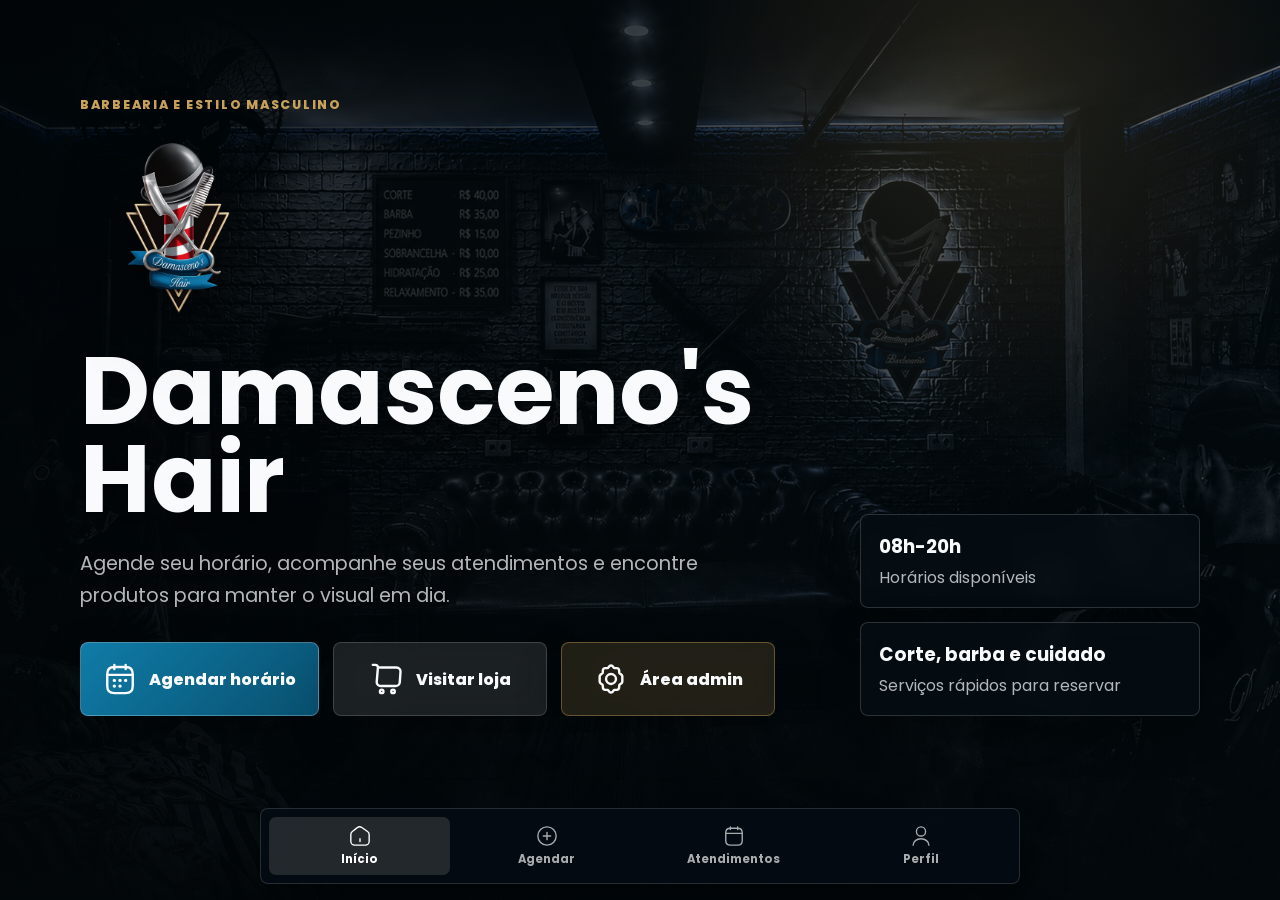
<file: index.html>
<!DOCTYPE html>
<html lang="pt-br">
<head>
    <meta charset="UTF-8">
    <meta name="viewport" content="width=device-width, initial-scale=1.0">
    <title>Damasceno's Hair</title>
    <link rel="preconnect" href="https://fonts.googleapis.com">
    <link rel="preconnect" href="https://fonts.gstatic.com" crossorigin>
    <link href="https://fonts.googleapis.com/css2?family=Poppins:wght@400;500;600;700;800&display=swap" rel="stylesheet">
    <link rel="stylesheet" href="css/homr.css">
    <link rel="stylesheet" href="css/modern.css">
    <link rel="icon" type="image/png" href="img/Logo (2).png">
</head>
<body>
    <main class="home-shell">
        <section class="hero-home" aria-labelledby="home-title">
            <div class="hero-content">
                <p class="eyebrow">Barbearia e estilo masculino</p>
                <img class="brand-logo" src="img/Logo (2).png" alt="Damasceno's Hair">
                <h1 id="home-title">Damasceno's Hair</h1>
                <p class="hero-copy">Agende seu horário, acompanhe seus atendimentos e encontre produtos para manter o visual em dia.</p>
                <div class="hero-actions">
                    <a class="action-card primary" href="#" onclick="verificarLoginEAgendar(event)" aria-label="Agendar horário">
                        <svg width="34" height="34" viewBox="0 0 24 24" fill="none" xmlns="http://www.w3.org/2000/svg"><path d="M8 2V5M16 2V5M3.5 9.09H20.5M21 8.5V17C21 20 19.5 22 16 22H8C4.5 22 3 20 3 17V8.5C3 5.5 4.5 3.5 8 3.5H16C19.5 3.5 21 5.5 21 8.5Z" stroke="currentColor" stroke-width="1.7" stroke-linecap="round" stroke-linejoin="round"/><path d="M8 13H8.01M12 13H12.01M16 13H16.01M8 17H8.01M12 17H12.01" stroke="currentColor" stroke-width="2.4" stroke-linecap="round"/></svg>
                        <span>Agendar horário</span>
                    </a>
                    <a class="action-card" href="loja.html" aria-label="Visitar loja">
                        <svg width="34" height="34" viewBox="0 0 24 24" fill="none" xmlns="http://www.w3.org/2000/svg"><path d="M2 2H3.74C4.82 2 5.67 2.93 5.58 4L4.75 13.96C4.61 15.59 5.9 16.99 7.54 16.99H18.19C19.63 16.99 20.89 15.81 21 14.38L21.54 6.88C21.66 5.22 20.4 3.87 18.73 3.87H5.82" stroke="currentColor" stroke-width="1.7" stroke-linecap="round" stroke-linejoin="round"/><path d="M16.25 22C16.94 22 17.5 21.44 17.5 20.75C17.5 20.06 16.94 19.5 16.25 19.5C15.56 19.5 15 20.06 15 20.75C15 21.44 15.56 22 16.25 22ZM8.25 22C8.94 22 9.5 21.44 9.5 20.75C9.5 20.06 8.94 19.5 8.25 19.5C7.56 19.5 7 20.06 7 20.75C7 21.44 7.56 22 8.25 22Z" stroke="currentColor" stroke-width="1.7"/></svg>
                        <span>Visitar loja</span>
                    </a>

                    <a class="action-card home-admin-link" href="painel-admin.html" aria-label="Área administrativa">
                        <svg width="34" height="34" viewBox="0 0 24 24" fill="none" xmlns="http://www.w3.org/2000/svg"><path d="M12 15.5A3.5 3.5 0 1 0 12 8.5A3.5 3.5 0 0 0 12 15.5Z" stroke="currentColor" stroke-width="1.7"/><path d="M19.4 15A1.65 1.65 0 0 0 20 13.73V10.27A1.65 1.65 0 0 0 19.4 9L17.9 7.83L17.7 5.93A1.65 1.65 0 0 0 16.07 4.3H14.17L13 2.8A1.65 1.65 0 0 0 11 2.8L9.83 4.3H7.93A1.65 1.65 0 0 0 6.3 5.93L6.1 7.83L4.6 9A1.65 1.65 0 0 0 4 10.27V13.73A1.65 1.65 0 0 0 4.6 15L6.1 16.17L6.3 18.07A1.65 1.65 0 0 0 7.93 19.7H9.83L11 21.2A1.65 1.65 0 0 0 13 21.2L14.17 19.7H16.07A1.65 1.65 0 0 0 17.7 18.07L17.9 16.17L19.4 15Z" stroke="currentColor" stroke-width="1.7" stroke-linejoin="round"/></svg>
                        <span>Área admin</span>
                    </a>
                </div>
            </div>
            <div class="hero-panel" aria-hidden="true">
                <div class="metric"><strong>08h-20h</strong><span>Horários disponíveis</span></div>
                <div class="metric"><strong>Corte, barba e cuidado</strong><span>Serviços rápidos para reservar</span></div>
            </div>
        </section>
    </main>

    <nav class="bottom-nav" aria-label="Navegação principal">
        <a href="index.html" class="nav-item active"><svg width="24" height="24" viewBox="0 0 24 24" fill="none"><path d="M9.02 2.84L3.63 7.04C2.73 7.74 2 9.23 2 10.36V17.77C2 20.09 3.89 21.99 6.21 21.99H17.79C20.11 21.99 22 20.09 22 17.78V10.5C22 9.29 21.19 7.74 20.2 7.05L14.02 2.72C12.62 1.74 10.37 1.79 9.02 2.84Z" stroke="currentColor" stroke-width="1.5" stroke-linecap="round" stroke-linejoin="round"/><path d="M12 17.99V14.99" stroke="currentColor" stroke-width="1.5" stroke-linecap="round"/></svg><span>Início</span></a>
        <a href="agendamento.html" class="nav-item"><svg width="24" height="24" viewBox="0 0 24 24" fill="none"><path d="M12 22C17.52 22 22 17.52 22 12C22 6.48 17.52 2 12 2C6.48 2 2 6.48 2 12C2 17.52 6.48 22 12 22Z" stroke="currentColor" stroke-width="1.5"/><path d="M8 12H16M12 8V16" stroke="currentColor" stroke-width="1.5" stroke-linecap="round"/></svg><span>Agendar</span></a>
        <a href="atendimentos.html" class="nav-item"><svg width="24" height="24" viewBox="0 0 24 24" fill="none"><path d="M8 2V5M16 2V5M3.5 9.09H20.5M21 8.5V17C21 20 19.5 22 16 22H8C4.5 22 3 20 3 17V8.5C3 5.5 4.5 3.5 8 3.5H16C19.5 3.5 21 5.5 21 8.5Z" stroke="currentColor" stroke-width="1.5" stroke-linecap="round" stroke-linejoin="round"/></svg><span>Atendimentos</span></a>
        <a href="perfil.html" class="nav-item"><svg width="24" height="24" viewBox="0 0 24 24" fill="none"><path d="M12 12C14.76 12 17 9.76 17 7C17 4.24 14.76 2 12 2C9.24 2 7 4.24 7 7C7 9.76 9.24 12 12 12Z" stroke="currentColor" stroke-width="1.5"/><path d="M20.59 22C20.59 18.13 16.74 15 12 15C7.26 15 3.41 18.13 3.41 22" stroke="currentColor" stroke-width="1.5" stroke-linecap="round"/></svg><span>Perfil</span></a>
    </nav>

    <script>
        function verificarLoginEAgendar(event) {
            event.preventDefault();
            if (localStorage.getItem('isLoggedIn') === 'true') {
                window.location.href = 'agendamento.html';
            } else {
                sessionStorage.setItem('redirecionarApos', 'agendamento.html');
                window.location.href = 'login.html';
            }
        }

        window.addEventListener('DOMContentLoaded', function() {
            const perfilLink = document.querySelector('a[href="perfil.html"]');
            if (perfilLink) {
                perfilLink.addEventListener('click', function(e) {
                    if (localStorage.getItem('isLoggedIn') !== 'true') {
                        e.preventDefault();
                        sessionStorage.setItem('redirecionarApos', 'perfil.html');
                        window.location.href = 'login.html';
                    }
                });
            }
        });
    </script>
</body>
</html>
</file>
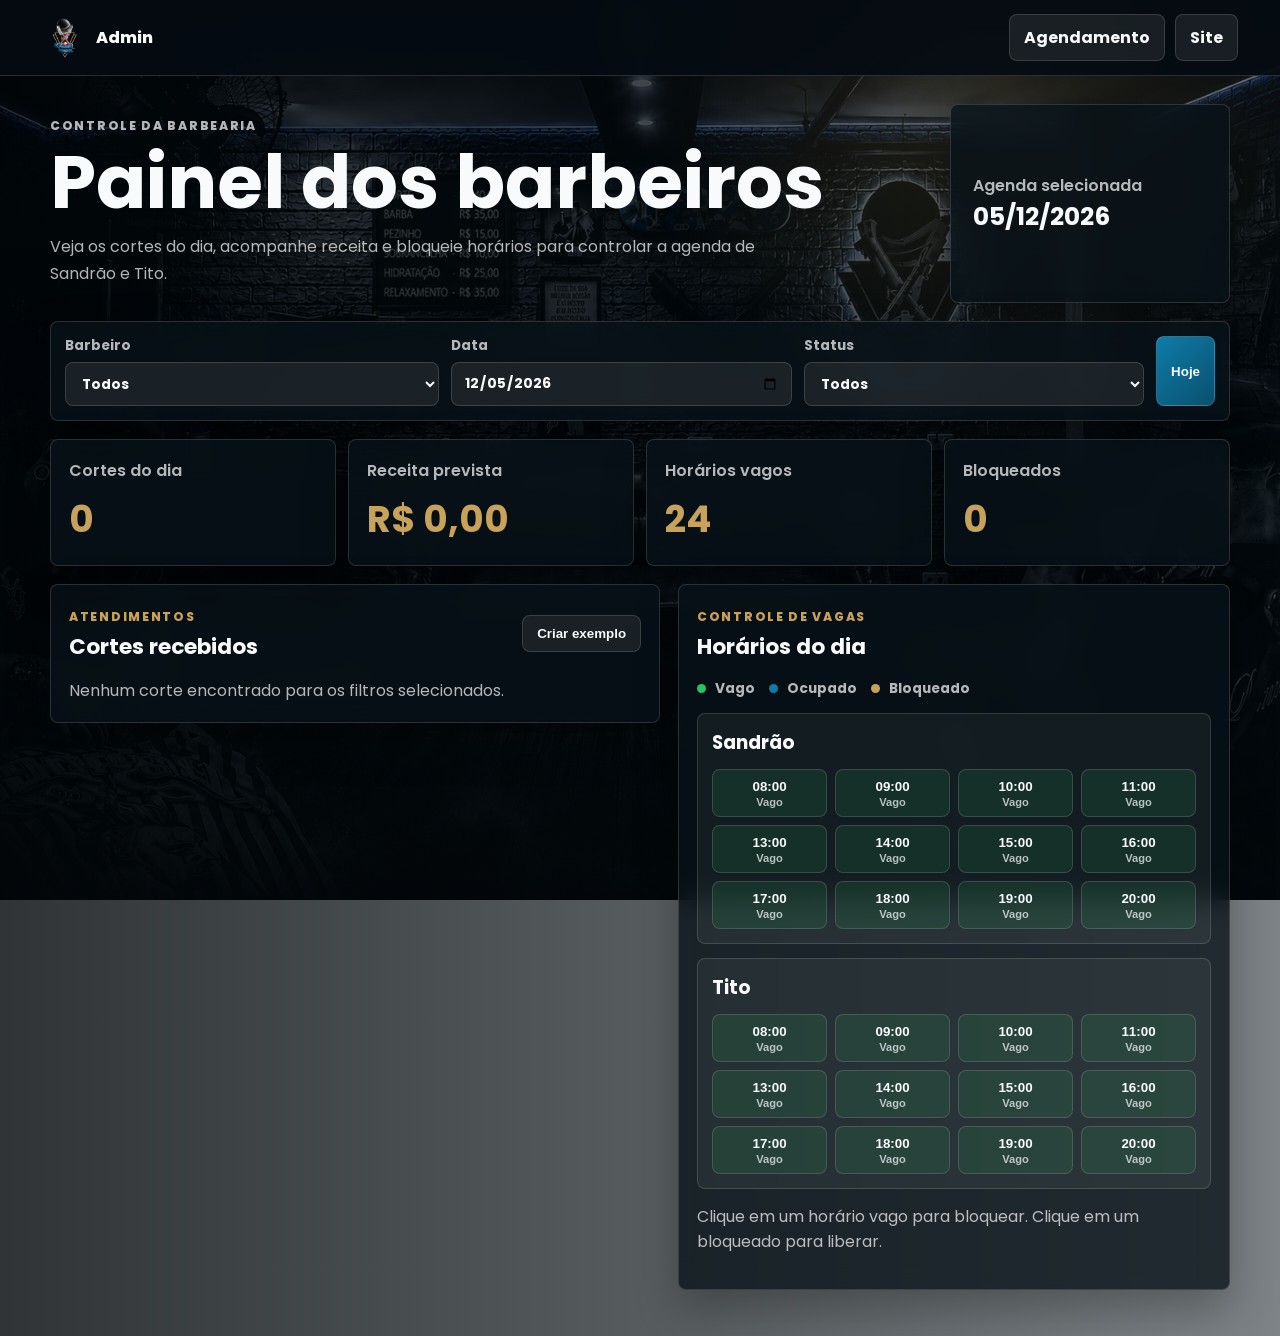
<file: admin/index.html>
<!DOCTYPE html>
<html lang="pt-br">
<head>
    <meta charset="UTF-8">
    <meta name="viewport" content="width=device-width, initial-scale=1.0">
    <title>Admin - Damasceno's Hair</title>
    <link rel="stylesheet" href="../css/modern.css">
    <link rel="stylesheet" href="admin.css">
    <link rel="icon" type="image/png" href="../img/Logo (2).png">
</head>
<body class="admin-page">
    <header class="admin-topbar">
        <a class="brand" href="../index.html" aria-label="Voltar ao site">
            <img src="../img/Logo (2).png" alt="Damasceno's Hair">
            <span>Admin</span>
        </a>
        <div class="topbar-actions">
            <a href="../agendamento.html" class="ghost-link">Agendamento</a>
            <a href="../index.html" class="ghost-link">Site</a>
        </div>
    </header>

    <main class="admin-shell">
        <section class="admin-hero">
            <div>
                <p class="eyebrow">Controle da barbearia</p>
                <h1>Painel dos barbeiros</h1>
                <p>Veja os cortes do dia, acompanhe receita e bloqueie horários para controlar a agenda de Sandrão e Tito.</p>
            </div>
            <div class="hero-card">
                <span>Agenda selecionada</span>
                <strong id="heroDateLabel">Hoje</strong>
            </div>
        </section>

        <section class="toolbar-panel" aria-label="Filtros da agenda">
            <label>Barbeiro<select id="barbeiroFiltro"><option value="todos">Todos</option><option value="Sandrão">Sandrão</option><option value="Tito">Tito</option></select></label>
            <label>Data<input type="date" id="dataFiltro"></label>
            <label>Status<select id="statusFiltro"><option value="todos">Todos</option><option value="Confirmado">Confirmados</option><option value="Concluído">Concluídos</option><option value="Cancelado">Cancelados</option></select></label>
            <button class="primary-action" id="btnHoje" type="button">Hoje</button>
        </section>

        <section class="metrics-grid" aria-label="Resumo do dia">
            <article class="metric-card"><span>Cortes do dia</span><strong id="metricCortes">0</strong></article>
            <article class="metric-card"><span>Receita prevista</span><strong id="metricReceita">R$ 0,00</strong></article>
            <article class="metric-card"><span>Horários vagos</span><strong id="metricVagos">0</strong></article>
            <article class="metric-card"><span>Bloqueados</span><strong id="metricBloqueados">0</strong></article>
        </section>

        <section class="admin-grid">
            <article class="panel agenda-panel">
                <div class="panel-header">
                    <div><span class="panel-kicker">Atendimentos</span><h2>Cortes recebidos</h2></div>
                    <button class="ghost-button" id="btnSeed" type="button">Criar exemplo</button>
                </div>
                <div class="appointments-list" id="appointmentsList"></div>
            </article>

            <article class="panel schedule-panel">
                <div class="panel-header"><div><span class="panel-kicker">Controle de vagas</span><h2>Horários do dia</h2></div></div>
                <div class="legend-row"><span><i class="dot free"></i> Vago</span><span><i class="dot busy"></i> Ocupado</span><span><i class="dot blocked"></i> Bloqueado</span></div>
                <div class="schedule-board" id="scheduleBoard"></div>
                <p class="hint">Clique em um horário vago para bloquear. Clique em um bloqueado para liberar.</p>
            </article>
        </section>
    </main>

    <div class="toast" id="toast" role="status" aria-live="polite"></div>
    <script src="admin.js"></script>
</body>
</html>
</file>
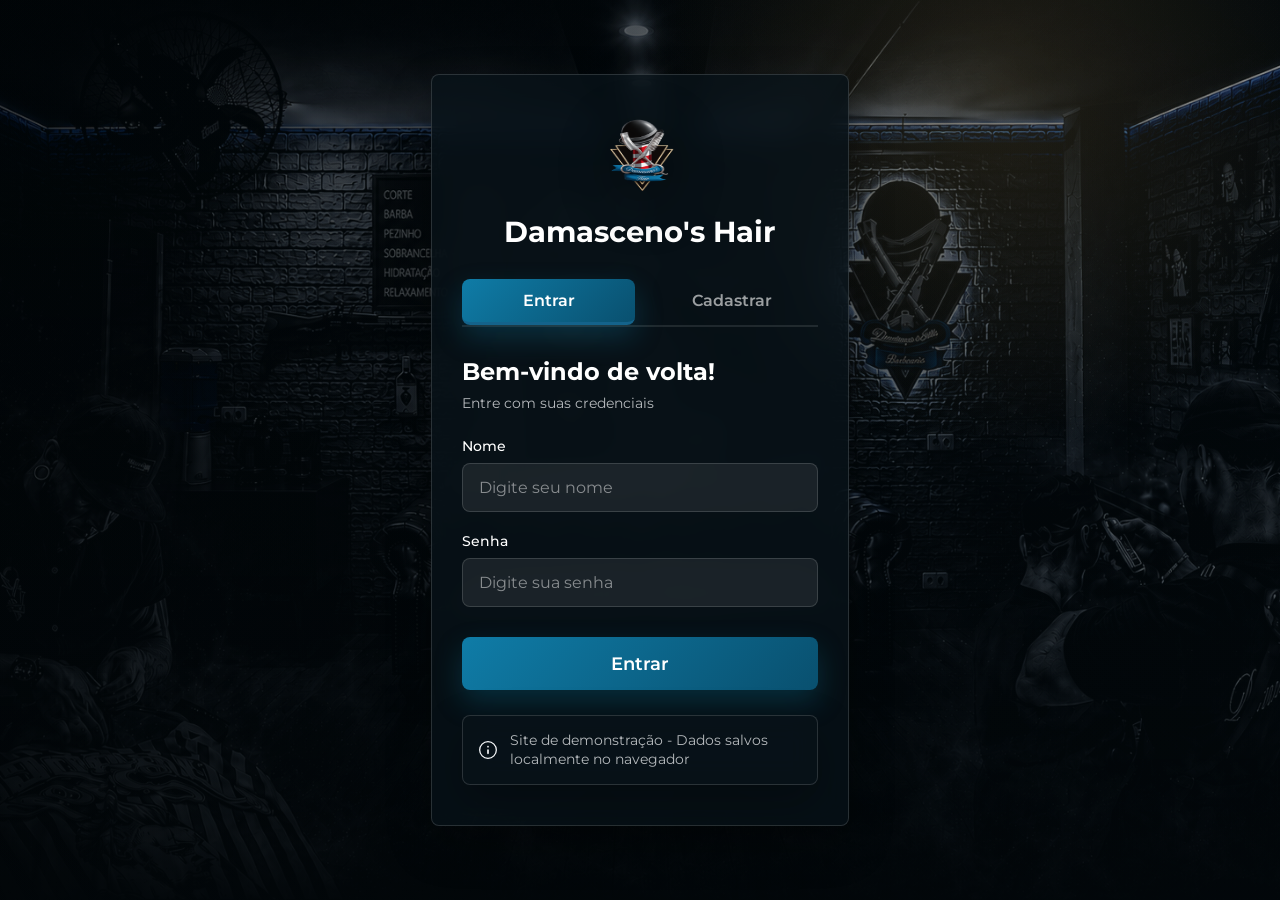
<file: agendamento.html>
<!DOCTYPE html>
<html lang="pt-br">
<head>
    <meta charset="UTF-8">
    <meta name="viewport" content="width=device-width, initial-scale=1.0">
    <title>Agendamento - Damasceno's Hair</title>
    <link rel="stylesheet" href="css/agendamento.css">
    <link rel="stylesheet" href="css/modern.css">
    <link rel="icon" type="image/png" href="img/Logo (2).png">
</head>
<body class="agendamento-page">
    <script>
        // Verificar login ao carregar a página
        window.addEventListener('DOMContentLoaded', function() {
            const isLoggedIn = localStorage.getItem('isLoggedIn');
            if (isLoggedIn !== 'true') {
                sessionStorage.setItem('redirecionarApos', 'agendamento.html');
                window.location.href = 'login.html';
            }
        });
    </script>
    
    <header>
        <nav class="header-nav">
            <img src="img/Logo (2).png" alt="Logo" class="logo">
            <h1>Agendar Horário</h1>
        </nav>
    </header>

    <main>
    <div class="container">
        <div class="card-wrapper">
            <div class="header">
                <div class="logo-container">
                    <img src="img/Logo (2).png" alt="Logo Damasceno's Hair">
                </div>
            </div>

            <form class="agendamento-form" id="agendamentoForm">
                <div id="errorMessage" class="error-message">
                    <span>⚠️</span>
                    <span id="errorText"></span>
                </div>

                <!-- Campo 1: Barbeiro -->
                <div class="campo-selecao">
                    <button type="button" class="campo-btn" id="btnBarbeiro" onclick="abrirPopupBarbeiro()">
                        <div class="campo-label">
                            <span class="campo-icone">👨‍🦲</span>
                            <div class="campo-texto">
                                <span class="campo-titulo">Barbeiro</span>
                                <span class="campo-valor" id="barbeiroSelecionado">Selecione o barbeiro</span>
                            </div>
                        </div>
                        <span class="campo-seta">›</span>
                    </button>
                    <input type="hidden" name="profissional" id="profissional-hidden" required>
                </div>

                <!-- Campo 2: Serviço -->
                <div class="campo-selecao">
                    <button type="button" class="campo-btn" id="btnServico" onclick="abrirPopupServico()">
                        <div class="campo-label">
                            <span class="campo-icone">💈</span>
                            <div class="campo-texto">
                                <span class="campo-titulo">Serviço</span>
                                <span class="campo-valor" id="servicoSelecionado">Escolha o serviço</span>
                            </div>
                        </div>
                        <span class="campo-seta">›</span>
                    </button>
                    <input type="hidden" name="servico" id="servico-hidden" required>
                    <input type="hidden" name="preco" id="preco-hidden" required>
                </div>

                <!-- Campo 3: Data -->
                <div class="campo-selecao">
                    <button type="button" class="campo-btn" id="btnData" onclick="abrirPopupData()">
                        <div class="campo-label">
                            <span class="campo-icone">📅</span>
                            <div class="campo-texto">
                                <span class="campo-titulo">Data</span>
                                <span class="campo-valor" id="dataSelecionada">Selecione a data</span>
                            </div>
                        </div>
                        <span class="campo-seta">›</span>
                    </button>
                    <input type="hidden" name="data_agendamento" id="data-hidden" required>
                </div>

                <!-- Campo 4: Horário -->
                <div class="campo-selecao">
                    <button type="button" class="campo-btn" id="btnHorario" onclick="abrirPopupHorario()">
                        <div class="campo-label">
                            <span class="campo-icone">🕐</span>
                            <div class="campo-texto">
                                <span class="campo-titulo">Horário</span>
                                <span class="campo-valor" id="horarioSelecionado">Escolha o horário</span>
                            </div>
                        </div>
                        <span class="campo-seta">›</span>
                    </button>
                    <input type="hidden" name="horario" id="horario-hidden" required>
                </div>

                <button type="submit" class="submit-btn" id="btnConfirmar">
                    <span class="btn-text">✅ Confirmar Agendamento</span>
                    <span class="btn-loader" style="display: none;">
                        <svg class="spinner" width="20" height="20" viewBox="0 0 50 50">
                            <circle class="path" cx="25" cy="25" r="20" fill="none" stroke="currentColor" stroke-width="5"></circle>
                        </svg>
                        Agendando...
                    </span>
                </button>
            </form>
        </div>
    </div>

    <!-- Popup: Barbeiro -->
    <div class="popup-overlay" id="popupBarbeiro">
        <div class="popup-content">
            <div class="popup-handle" onclick="fecharPopup('popupBarbeiro')">
                <div class="popup-handle-bar"></div>
            </div>
            <div class="popup-header">
                <h3>👨‍🦲 Escolha seu Barbeiro</h3>
                <button type="button" class="close-popup" onclick="fecharPopup('popupBarbeiro')">✕</button>
            </div>
            <div class="popup-body">
                <div class="barbeiros-grid">
                    <div class="barbeiro-card" onclick="selecionarBarbeiro('Sandrão', this)">
                        <div class="barbeiro-photo">
                            <img src="img/Damacenahair.png" alt="Sandrão">
                        </div>
                        <div class="barbeiro-name">Sandrão</div>
                        <div class="barbeiro-desc">Especialista em cortes clássicos e modernos</div>
                    </div>
                    <div class="barbeiro-card" onclick="selecionarBarbeiro('Tito', this)">
                        <div class="barbeiro-photo">
                            <img src="img/2 tito.png" alt="Tito">
                        </div>
                        <div class="barbeiro-name">Tito</div>
                        <div class="barbeiro-desc">Expert em barbas e degradês</div>
                    </div>
                </div>
            </div>
        </div>
    </div>

    <!-- Popup: Serviço -->
    <div class="popup-overlay" id="popupServico">
        <div class="popup-content">
            <div class="popup-handle" onclick="fecharPopup('popupServico')">
                <div class="popup-handle-bar"></div>
            </div>
            <div class="popup-header">
                <h3>💈 Escolha o Serviço</h3>
                <button type="button" class="close-popup" onclick="fecharPopup('popupServico')">✕</button>
            </div>
            <div class="popup-body">
                <div class="servicos-list">
                    <div class="servico-item" onclick="selecionarServico('Corte de Cabelo', 'R$ 40', this)">
                        <div class="servico-info">
                            <span class="servico-icone">✂️</span>
                            <div class="servico-detalhes">
                                <span class="servico-nome">Corte de Cabelo</span>
                            </div>
                        </div>
                        <span class="servico-preco">R$ 40</span>
                    </div>
                    <div class="servico-item" onclick="selecionarServico('Barba', 'R$ 30', this)">
                        <div class="servico-info">
                            <span class="servico-icone">🪒</span>
                            <div class="servico-detalhes">
                                <span class="servico-nome">Barba</span>
                            </div>
                        </div>
                        <span class="servico-preco">R$ 30</span>
                    </div>
                    <div class="servico-item" onclick="selecionarServico('Corte + Barba', 'R$ 60', this)">
                        <div class="servico-info">
                            <span class="servico-icone">💈</span>
                            <div class="servico-detalhes">
                                <span class="servico-nome">Corte + Barba</span>
                            </div>
                        </div>
                        <span class="servico-preco">R$ 60</span>
                    </div>
                    <div class="servico-item" onclick="selecionarServico('Hidratação', 'R$ 50', this)">
                        <div class="servico-info">
                            <span class="servico-icone">💧</span>
                            <div class="servico-detalhes">
                                <span class="servico-nome">Hidratação</span>
                            </div>
                        </div>
                        <span class="servico-preco">R$ 50</span>
                    </div>
                    <div class="servico-item" onclick="selecionarServico('Pigmentação', 'R$ 80', this)">
                        <div class="servico-info">
                            <span class="servico-icone">🎨</span>
                            <div class="servico-detalhes">
                                <span class="servico-nome">Pigmentação</span>
                            </div>
                        </div>
                        <span class="servico-preco">R$ 80</span>
                    </div>
                    <div class="servico-item" onclick="selecionarServico('Sobrancelha', 'R$ 25', this)">
                        <div class="servico-info">
                            <span class="servico-icone">👁️</span>
                            <div class="servico-detalhes">
                                <span class="servico-nome">Sobrancelha</span>
                            </div>
                        </div>
                        <span class="servico-preco">R$ 25</span>
                    </div>
                    <div class="servico-item" onclick="selecionarServico('Corte + Barba + Sobrancelha', 'R$ 80', this)">
                        <div class="servico-info">
                            <span class="servico-icone">💈</span>
                            <div class="servico-detalhes">
                                <span class="servico-nome">Corte + Barba + Sobrancelha</span>
                            </div>
                        </div>
                        <span class="servico-preco">R$ 80</span>
                    </div>
                </div>
            </div>
        </div>
    </div>

    <!-- Popup: Data -->
    <div class="popup-overlay" id="popupData">
        <div class="popup-content">
            <div class="popup-handle" onclick="fecharPopup('popupData')">
                <div class="popup-handle-bar"></div>
            </div>
            <div class="popup-header">
                <h3>📅 Selecione a Data</h3>
                <button type="button" class="close-popup" onclick="fecharPopup('popupData')">✕</button>
            </div>
            <div class="popup-body">
                <div class="calendario-header">
                    <h4 id="mesAno"></h4>
                    <div class="calendario-nav">
                        <button type="button" onclick="mesAnterior()">‹</button>
                        <button type="button" onclick="proximoMes()">›</button>
                    </div>
                </div>
                <div class="calendario-dias-semana">
                    <div class="dia-semana">Dom</div>
                    <div class="dia-semana">Seg</div>
                    <div class="dia-semana">Ter</div>
                    <div class="dia-semana">Qua</div>
                    <div class="dia-semana">Qui</div>
                    <div class="dia-semana">Sex</div>
                    <div class="dia-semana">Sáb</div>
                </div>
                <div class="calendario-dias" id="calendarioDias"></div>
            </div>
        </div>
    </div>

    <!-- Popup: Horário -->
    <div class="popup-overlay" id="popupHorario">
        <div class="popup-content">
            <div class="popup-handle" onclick="fecharPopup('popupHorario')">
                <div class="popup-handle-bar"></div>
            </div>
            <div class="popup-header">
                <h3>🕐 Escolha o Horário</h3>
                <button type="button" class="close-popup" onclick="fecharPopup('popupHorario')">✕</button>
            </div>
            <div class="popup-body">
                <div class="loading-horarios" id="loadingHorarios" style="display: none;">
                    <div class="loading-spinner"></div>
                    <p>Verificando horários disponíveis...</p>
                </div>
                
                <div class="horarios-grid" id="horariosGrid">
                    <div class="horario-item" onclick="selecionarHorario('08:00', this)">08:00</div>
                    <div class="horario-item" onclick="selecionarHorario('09:00', this)">09:00</div>
                    <div class="horario-item" onclick="selecionarHorario('10:00', this)">10:00</div>
                    <div class="horario-item" onclick="selecionarHorario('11:00', this)">11:00</div>
                    <div class="horario-item" onclick="selecionarHorario('13:00', this)">13:00</div>
                    <div class="horario-item" onclick="selecionarHorario('14:00', this)">14:00</div>
                    <div class="horario-item" onclick="selecionarHorario('15:00', this)">15:00</div>
                    <div class="horario-item" onclick="selecionarHorario('16:00', this)">16:00</div>
                    <div class="horario-item" onclick="selecionarHorario('17:00', this)">17:00</div>
                    <div class="horario-item" onclick="selecionarHorario('18:00', this)">18:00</div>
                    <div class="horario-item" onclick="selecionarHorario('19:00', this)">19:00</div>
                    <div class="horario-item" onclick="selecionarHorario('20:00', this)">20:00</div>
                </div>
            </div>
        </div>
    </div>

    <!-- Modal de Sucesso -->
    <div class="modal-overlay" id="modalSucesso" style="display: none;">
        <div class="modal-content">
            <div class="modal-icon">✅</div>
            <h2>Agendamento Confirmado!</h2>
            <p id="mensagemSucesso"></p>
            <button onclick="irParaAtendimentos()" class="btn-modal">Ver Meus Agendamentos</button>
            <button onclick="fecharModal()" class="btn-modal-secondary">Fazer Novo Agendamento</button>
        </div>
    </div>
    </main>

    <!-- Barra de Navegação Inferior -->
    <nav class="bottom-nav">
        <a href="index.html" class="nav-item">
            <svg width="24" height="24" viewBox="0 0 24 24" fill="none">
                <path d="M9.02 2.84016L3.63 7.04016C2.73 7.74016 2 9.23016 2 10.3602V17.7702C2 20.0902 3.89 21.9902 6.21 21.9902H17.79C20.11 21.9902 22 20.0902 22 17.7802V10.5002C22 9.29016 21.19 7.74016 20.2 7.05016L14.02 2.72016C12.62 1.74016 10.37 1.79016 9.02 2.84016Z" stroke="currentColor" stroke-width="1.5" stroke-linecap="round" stroke-linejoin="round"/>
            </svg>
            <span>Início</span>
        </a>
        <a href="agendamento.html" class="nav-item active">
            <svg width="24" height="24" viewBox="0 0 24 24" fill="none">
                <path d="M12 22C17.5228 22 22 17.5228 22 12C22 6.47715 17.5228 2 12 2C6.47715 2 2 6.47715 2 12C2 17.5228 6.47715 22 12 22Z" stroke="currentColor" stroke-width="1.5"/>
                <path d="M8 12H16M12 8V16" stroke="currentColor" stroke-width="1.5" stroke-linecap="round"/>
            </svg>
            <span>Agendar</span>
        </a>
        <a href="atendimentos.html" class="nav-item">
            <svg width="24" height="24" viewBox="0 0 24 24" fill="none">
                <path d="M8 2V5M16 2V5M3.5 9.09H20.5M21 8.5V17C21 20 19.5 22 16 22H8C4.5 22 3 20 3 17V8.5C3 5.5 4.5 3.5 8 3.5H16C19.5 3.5 21 5.5 21 8.5Z" stroke="currentColor" stroke-width="1.5" stroke-miterlimit="10" stroke-linecap="round" stroke-linejoin="round"/>
            </svg>
            <span>Atendimentos</span>
        </a>
        <a href="perfil.html" class="nav-item">
            <svg width="24" height="24" viewBox="0 0 24 24" fill="none">
                <path d="M12 12C14.7614 12 17 9.76142 17 7C17 4.23858 14.7614 2 12 2C9.23858 2 7 4.23858 7 7C7 9.76142 9.23858 12 12 12Z" stroke="currentColor" stroke-width="1.5" stroke-linecap="round" stroke-linejoin="round"/>
                <path d="M20.5899 22C20.5899 18.13 16.7399 15 11.9999 15C7.25991 15 3.40991 18.13 3.40991 22" stroke="currentColor" stroke-width="1.5" stroke-linecap="round" stroke-linejoin="round"/>
            </svg>
            <span>Perfil</span>
        </a>
    </nav>

    <script src="js/agendamento.js"></script>
</body>
</html>
</file>
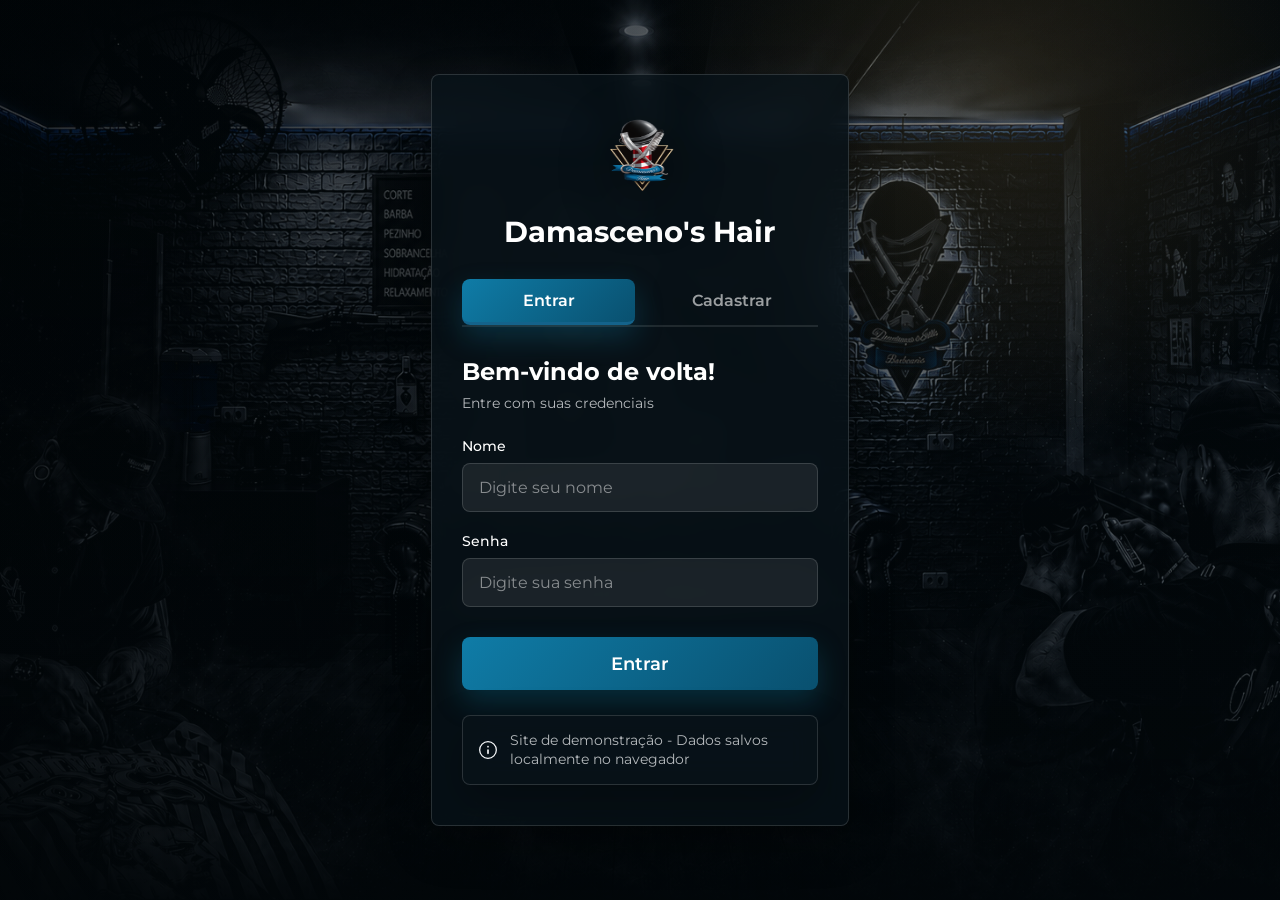
<file: atendimentos.html>
<!DOCTYPE html>
<html lang="pt-br">
<head>
    <meta charset="UTF-8">
    <meta name="viewport" content="width=device-width, initial-scale=1.0">
    <title>Meus Atendimentos - Damasceno's Hair</title>
    <link rel="stylesheet" href="css/atendimentos.css">
    <link rel="stylesheet" href="css/modern.css">
    <link rel="icon" type="image/png" href="img/Logo (2).png">
</head>
<body class="atendimentos-page">
    <script>
        // Verificar login ao carregar a página
        window.addEventListener('DOMContentLoaded', function() {
            const isLoggedIn = localStorage.getItem('isLoggedIn');
            if (isLoggedIn !== 'true') {
                sessionStorage.setItem('redirecionarApos', 'atendimentos.html');
                window.location.href = 'login.html';
            }
        });
    </script>
    
    <header>
        <nav class="header-nav">
            <img src="img/Logo (2).png" alt="Logo" class="logo">
            <h1>Meus Atendimentos</h1>
        </nav>
    </header>

    <main>
        <section class="atendimentos-section">
            <div class="titulo-section">
                <h1>Histórico de Agendamentos</h1>
                <p>Acompanhe seus horários marcados</p>
            </div>

            <!-- Filtros -->
            <div class="filtros">
                <button class="btn-filtro active" onclick="filtrarAtendimentos('todos', this)">Todos</button>
                <button class="btn-filtro" onclick="filtrarAtendimentos('proximos', this)">Próximos</button>
                <button class="btn-filtro" onclick="filtrarAtendimentos('concluidos', this)">Concluídos</button>
                <button class="btn-filtro" onclick="filtrarAtendimentos('cancelados', this)">Cancelados</button>
            </div>

            <!-- Loading -->
            <div class="loading-bar" id="loading-atendimentos">
                <div class="loading-bar-progress"></div>
            </div>

            <!-- Lista de Atendimentos -->
            <div class="atendimentos-lista" id="atendimentos-lista">
                <!-- Os atendimentos serão carregados dinamicamente via JavaScript -->
            </div>

            <!-- Botão Novo Agendamento -->
            <div class="novo-agendamento">
                <a href="agendamento.html" class="btn-novo">
                    <svg width="24" height="24" viewBox="0 0 24 24" fill="none">
                        <path d="M12 5V19M5 12H19" stroke="currentColor" stroke-width="2" stroke-linecap="round"/>
                    </svg>
                    Novo Agendamento
                </a>
            </div>
        </section>
    </main>

    <!-- Barra de Navegação Inferior -->
    <nav class="bottom-nav">
        <a href="index.html" class="nav-item">
            <svg width="24" height="24" viewBox="0 0 24 24" fill="none">
                <path d="M9.02 2.84016L3.63 7.04016C2.73 7.74016 2 9.23016 2 10.3602V17.7702C2 20.0902 3.89 21.9902 6.21 21.9902H17.79C20.11 21.9902 22 20.0902 22 17.7802V10.5002C22 9.29016 21.19 7.74016 20.2 7.05016L14.02 2.72016C12.62 1.74016 10.37 1.79016 9.02 2.84016Z" stroke="currentColor" stroke-width="1.5" stroke-linecap="round" stroke-linejoin="round"/>
            </svg>
            <span>Início</span>
        </a>
        <a href="agendamento.html" class="nav-item">
            <svg width="24" height="24" viewBox="0 0 24 24" fill="none">
                <path d="M12 22C17.5228 22 22 17.5228 22 12C22 6.47715 17.5228 2 12 2C6.47715 2 2 6.47715 2 12C2 17.5228 6.47715 22 12 22Z" stroke="currentColor" stroke-width="1.5"/>
                <path d="M8 12H16M12 8V16" stroke="currentColor" stroke-width="1.5" stroke-linecap="round"/>
            </svg>
            <span>Agendar</span>
        </a>
        <a href="atendimentos.html" class="nav-item active">
            <svg width="24" height="24" viewBox="0 0 24 24" fill="none">
                <path d="M8 2V5M16 2V5M3.5 9.09H20.5M21 8.5V17C21 20 19.5 22 16 22H8C4.5 22 3 20 3 17V8.5C3 5.5 4.5 3.5 8 3.5H16C19.5 3.5 21 5.5 21 8.5Z" stroke="currentColor" stroke-width="1.5" stroke-miterlimit="10" stroke-linecap="round" stroke-linejoin="round"/>
            </svg>
            <span>Atendimentos</span>
        </a>
        <a href="perfil.html" class="nav-item">
            <svg width="24" height="24" viewBox="0 0 24 24" fill="none">
                <path d="M12 12C14.7614 12 17 9.76142 17 7C17 4.23858 14.7614 2 12 2C9.23858 2 7 4.23858 7 7C7 9.76142 9.23858 12 12 12Z" stroke="currentColor" stroke-width="1.5" stroke-linecap="round" stroke-linejoin="round"/>
                <path d="M20.5899 22C20.5899 18.13 16.7399 15 11.9999 15C7.25991 15 3.40991 18.13 3.40991 22" stroke="currentColor" stroke-width="1.5" stroke-linecap="round" stroke-linejoin="round"/>
            </svg>
            <span>Perfil</span>
        </a>
    </nav>

    <!-- Modal de Confirmação -->
    <div class="modal-overlay" id="modalConfirmacao" style="display: none;">
        <div class="modal-content">
            <div class="modal-icon">⚠️</div>
            <h2 id="modalTitulo">Confirmar Ação</h2>
            <p id="modalMensagem"></p>
            <div class="modal-buttons">
                <button onclick="fecharModal()" class="btn-modal-secondary">Cancelar</button>
                <button id="btnConfirmarAcao" class="btn-modal">Confirmar</button>
            </div>
        </div>
    </div>

    <script src="js/atendimentos.js"></script>
</body>
</html>
</file>
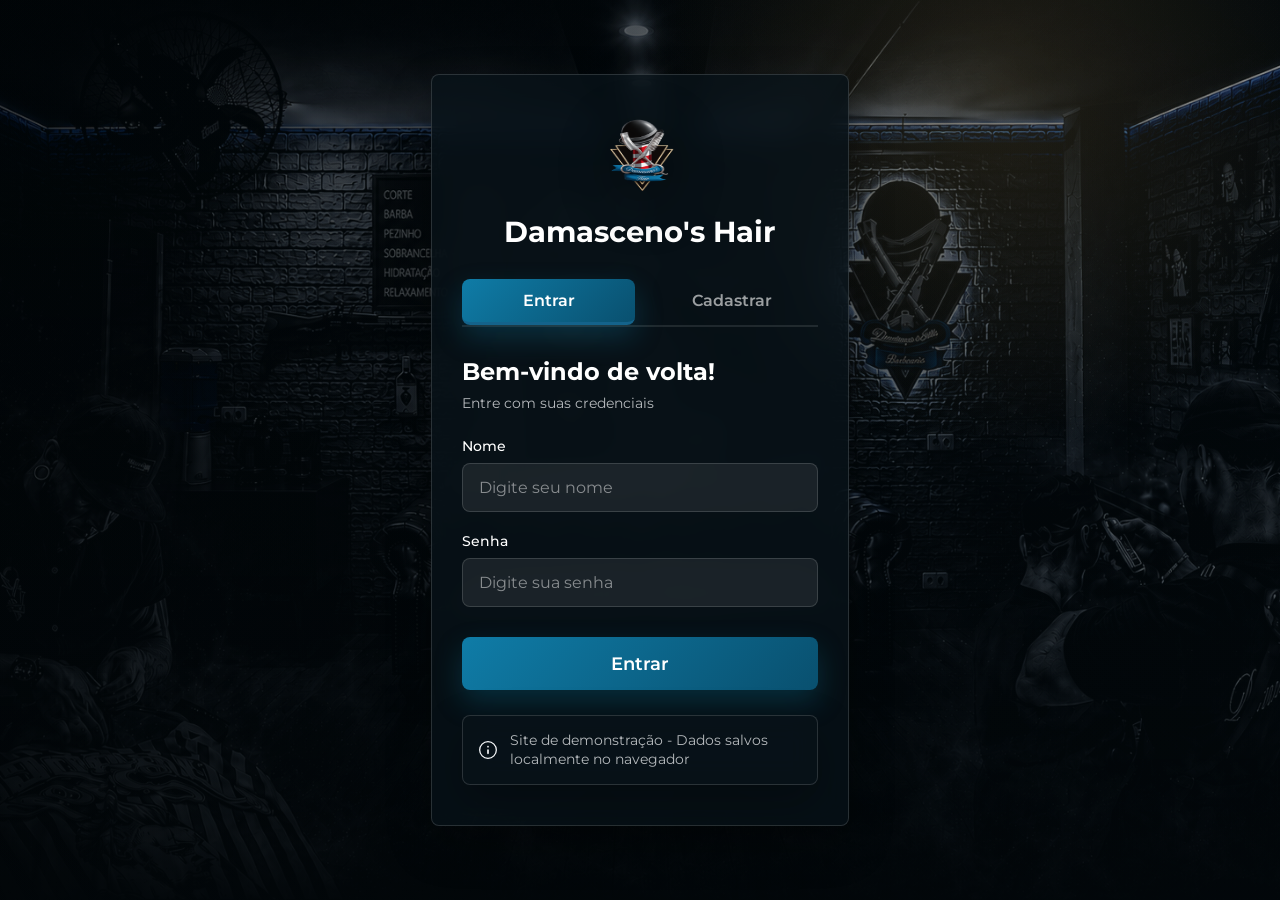
<file: login.html>
<!DOCTYPE html>
<html lang="pt-br">
<head>
    <meta charset="UTF-8">
    <meta name="viewport" content="width=device-width, initial-scale=1.0">
    <title>Login - Damasceno's Hair</title>
    <link rel="stylesheet" href="css/login.css">
    <link rel="stylesheet" href="css/modern.css">
    <link rel="icon" type="image/png" href="img/Logo (2).png">
</head>
<body class="login-page">
    <div class="container">
        <div class="login-card">
            <div class="logo-container">
                <img src="img/Logo (2).png" alt="Logo Damasceno's Hair">
                <h1>Damasceno's Hair</h1>
            </div>

            <div class="tabs">
                <button class="tab active" onclick="mostrarLogin()">Entrar</button>
                <button class="tab" onclick="mostrarCadastro()">Cadastrar</button>
            </div>

            <!-- Formulário de Login -->
            <form id="form-login" class="form-auth">
                <h2>Bem-vindo de volta!</h2>
                <p class="subtitle">Entre com suas credenciais</p>

                <div class="form-group">
                    <label for="login-nome">Nome</label>
                    <input type="text" id="login-nome" required placeholder="Digite seu nome">
                </div>

                <div class="form-group">
                    <label for="login-senha">Senha</label>
                    <input type="password" id="login-senha" required placeholder="Digite sua senha">
                </div>

                <div id="login-error" class="error-message"></div>

                <button type="submit" class="btn-submit">Entrar</button>
            </form>

            <!-- Formulário de Cadastro -->
            <form id="form-cadastro" class="form-auth hidden">
                <h2>Crie sua conta</h2>
                <p class="subtitle">Preencha os dados para começar</p>

                <div class="form-group">
                    <label for="cadastro-nome">Nome</label>
                    <input type="text" id="cadastro-nome" required placeholder="Digite seu nome completo">
                </div>

                <div class="form-group">
                    <label for="cadastro-senha">Senha</label>
                    <input type="password" id="cadastro-senha" required placeholder="Crie uma senha">
                </div>

                <div class="form-group">
                    <label for="cadastro-confirma">Confirmar Senha</label>
                    <input type="password" id="cadastro-confirma" required placeholder="Confirme sua senha">
                </div>

                <div id="cadastro-error" class="error-message"></div>
                <div id="cadastro-success" class="success-message"></div>

                <button type="submit" class="btn-submit">Cadastrar</button>
            </form>

            <div class="info-demo">
                <svg width="20" height="20" viewBox="0 0 24 24" fill="none">
                    <path d="M12 22C17.5228 22 22 17.5228 22 12C22 6.47715 17.5228 2 12 2C6.47715 2 2 6.47715 2 12C2 17.5228 6.47715 22 12 22Z" stroke="currentColor" stroke-width="1.5"/>
                    <path d="M12 16V12M12 8H12.01" stroke="currentColor" stroke-width="2" stroke-linecap="round"/>
                </svg>
                <p>Site de demonstração - Dados salvos localmente no navegador</p>
            </div>
        </div>
    </div>

    <script src="js/auth.js"></script>
</body>
</html>
</file>
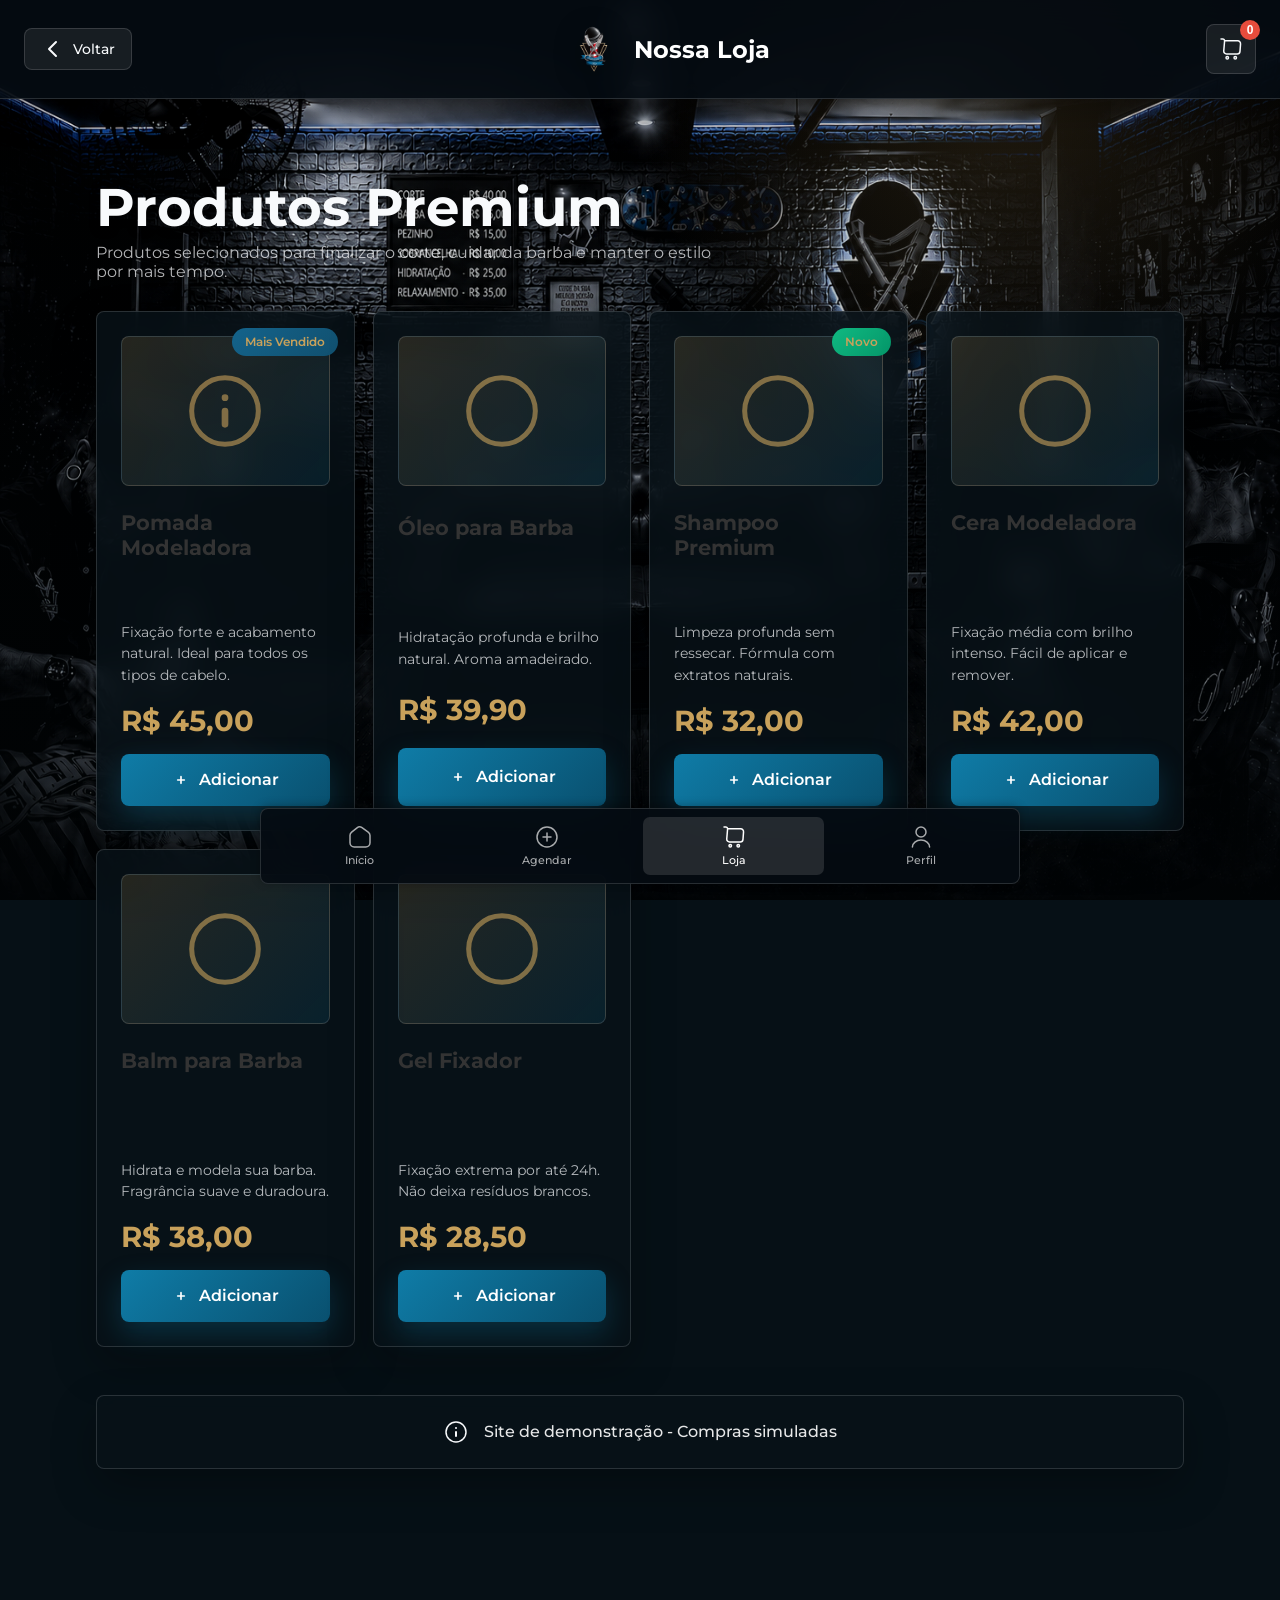
<file: loja.html>
<!DOCTYPE html>
<html lang="pt-br">
<head>
    <meta charset="UTF-8">
    <meta name="viewport" content="width=device-width, initial-scale=1.0">
    <title>Loja - Damasceno's Hair</title>
    <link rel="stylesheet" href="css/loja.css">
    <link rel="stylesheet" href="css/modern.css">
    <link rel="icon" type="image/png" href="img/Logo (2).png">
</head>
<body class="loja-page">
    <header>
        <nav class="header-nav">
            <a href="index.html" class="btn-voltar">
                <svg width="24" height="24" viewBox="0 0 24 24" fill="none">
                    <path d="M15 19L8 12L15 5" stroke="currentColor" stroke-width="2" stroke-linecap="round" stroke-linejoin="round"/>
                </svg>
                Voltar
            </a>
            <div class="header-center">
                <img src="img/Logo (2).png" alt="Logo" class="logo">
                <h1>Nossa Loja</h1>
            </div>
            <button class="btn-carrinho" onclick="abrirCarrinho()">
                <svg width="24" height="24" viewBox="0 0 24 24" fill="none">
                    <path d="M2 2H3.74001C4.82001 2 5.67 2.93 5.58 4L4.75 13.96C4.61 15.59 5.89999 16.99 7.53999 16.99H18.19C19.63 16.99 20.89 15.81 21 14.38L21.54 6.88C21.66 5.22 20.4 3.87 18.73 3.87H5.82001" stroke="currentColor" stroke-width="1.5" stroke-miterlimit="10" stroke-linecap="round" stroke-linejoin="round"/>
                    <path d="M16.25 22C16.9404 22 17.5 21.4404 17.5 20.75C17.5 20.0596 16.9404 19.5 16.25 19.5C15.5596 19.5 15 20.0596 15 20.75C15 21.4404 15.5596 22 16.25 22Z" stroke="currentColor" stroke-width="1.5" stroke-miterlimit="10" stroke-linecap="round" stroke-linejoin="round"/>
                    <path d="M8.25 22C8.94036 22 9.5 21.4404 9.5 20.75C9.5 20.0596 8.94036 19.5 8.25 19.5C7.55964 19.5 7 20.0596 7 20.75C7 21.4404 7.55964 22 8.25 22Z" stroke="currentColor" stroke-width="1.5" stroke-miterlimit="10" stroke-linecap="round" stroke-linejoin="round"/>
                </svg>
                <span class="carrinho-count" id="carrinhoCount">0</span>
            </button>
        </nav>
    </header>

    <main>
        <section class="loja-section">
            <div class="titulo-section">
                <h1>Produtos Premium</h1>
                <p>Produtos selecionados para finalizar o corte, cuidar da barba e manter o estilo por mais tempo.</p>
            </div>

            <!-- Grid de Produtos -->
            <div class="produtos-grid">
                <!-- Produto 1 -->
                <div class="produto-card">
                    <div class="produto-badge">Mais Vendido</div>
                    <div class="produto-imagem">
                        <svg width="80" height="80" viewBox="0 0 24 24" fill="none">
                            <path d="M12 22C17.5228 22 22 17.5228 22 12C22 6.47715 17.5228 2 12 2C6.47715 2 2 6.47715 2 12C2 17.5228 6.47715 22 12 22Z" stroke="currentColor" stroke-width="1.5"/>
                            <path d="M12 16V12M12 8H12.01" stroke="currentColor" stroke-width="2" stroke-linecap="round"/>
                        </svg>
                    </div>
                    <h3>Pomada Modeladora</h3>
                    <p class="produto-descricao">Fixação forte e acabamento natural. Ideal para todos os tipos de cabelo.</p>
                    <p class="produto-preco">R$ 45,00</p>
                    <button class="btn-adicionar" onclick="adicionarCarrinho('Pomada Modeladora', 45)">
                        <svg width="20" height="20" viewBox="0 0 24 24" fill="none">
                            <path d="M8 12H16M12 8V16" stroke="currentColor" stroke-width="2" stroke-linecap="round"/>
                        </svg>
                        Adicionar
                    </button>
                </div>

                <!-- Produto 2 -->
                <div class="produto-card">
                    <div class="produto-imagem">
                        <svg width="80" height="80" viewBox="0 0 24 24" fill="none">
                            <path d="M12 22C17.5228 22 22 17.5228 22 12C22 6.47715 17.5228 2 12 2C6.47715 2 2 6.47715 2 12C2 17.5228 6.47715 22 12 22Z" stroke="currentColor" stroke-width="1.5"/>
                        </svg>
                    </div>
                    <h3>Óleo para Barba</h3>
                    <p class="produto-descricao">Hidratação profunda e brilho natural. Aroma amadeirado.</p>
                    <p class="produto-preco">R$ 39,90</p>
                    <button class="btn-adicionar" onclick="adicionarCarrinho('Óleo para Barba', 39.90)">
                        <svg width="20" height="20" viewBox="0 0 24 24" fill="none">
                            <path d="M8 12H16M12 8V16" stroke="currentColor" stroke-width="2" stroke-linecap="round"/>
                        </svg>
                        Adicionar
                    </button>
                </div>

                <!-- Produto 3 -->
                <div class="produto-card">
                    <div class="produto-badge destaque">Novo</div>
                    <div class="produto-imagem">
                        <svg width="80" height="80" viewBox="0 0 24 24" fill="none">
                            <path d="M12 22C17.5228 22 22 17.5228 22 12C22 6.47715 17.5228 2 12 2C6.47715 2 2 6.47715 2 12C2 17.5228 6.47715 22 12 22Z" stroke="currentColor" stroke-width="1.5"/>
                        </svg>
                    </div>
                    <h3>Shampoo Premium</h3>
                    <p class="produto-descricao">Limpeza profunda sem ressecar. Fórmula com extratos naturais.</p>
                    <p class="produto-preco">R$ 32,00</p>
                    <button class="btn-adicionar" onclick="adicionarCarrinho('Shampoo Premium', 32)">
                        <svg width="20" height="20" viewBox="0 0 24 24" fill="none">
                            <path d="M8 12H16M12 8V16" stroke="currentColor" stroke-width="2" stroke-linecap="round"/>
                        </svg>
                        Adicionar
                    </button>
                </div>

                <!-- Produto 4 -->
                <div class="produto-card">
                    <div class="produto-imagem">
                        <svg width="80" height="80" viewBox="0 0 24 24" fill="none">
                            <path d="M12 22C17.5228 22 22 17.5228 22 12C22 6.47715 17.5228 2 12 2C6.47715 2 2 6.47715 2 12C2 17.5228 6.47715 22 12 22Z" stroke="currentColor" stroke-width="1.5"/>
                        </svg>
                    </div>
                    <h3>Cera Modeladora</h3>
                    <p class="produto-descricao">Fixação média com brilho intenso. Fácil de aplicar e remover.</p>
                    <p class="produto-preco">R$ 42,00</p>
                    <button class="btn-adicionar" onclick="adicionarCarrinho('Cera Modeladora', 42)">
                        <svg width="20" height="20" viewBox="0 0 24 24" fill="none">
                            <path d="M8 12H16M12 8V16" stroke="currentColor" stroke-width="2" stroke-linecap="round"/>
                        </svg>
                        Adicionar
                    </button>
                </div>

                <!-- Produto 5 -->
                <div class="produto-card">
                    <div class="produto-imagem">
                        <svg width="80" height="80" viewBox="0 0 24 24" fill="none">
                            <path d="M12 22C17.5228 22 22 17.5228 22 12C22 6.47715 17.5228 2 12 2C6.47715 2 2 6.47715 2 12C2 17.5228 6.47715 22 12 22Z" stroke="currentColor" stroke-width="1.5"/>
                        </svg>
                    </div>
                    <h3>Balm para Barba</h3>
                    <p class="produto-descricao">Hidrata e modela sua barba. Fragrância suave e duradoura.</p>
                    <p class="produto-preco">R$ 38,00</p>
                    <button class="btn-adicionar" onclick="adicionarCarrinho('Balm para Barba', 38)">
                        <svg width="20" height="20" viewBox="0 0 24 24" fill="none">
                            <path d="M8 12H16M12 8V16" stroke="currentColor" stroke-width="2" stroke-linecap="round"/>
                        </svg>
                        Adicionar
                    </button>
                </div>

                <!-- Produto 6 -->
                <div class="produto-card">
                    <div class="produto-imagem">
                        <svg width="80" height="80" viewBox="0 0 24 24" fill="none">
                            <path d="M12 22C17.5228 22 22 17.5228 22 12C22 6.47715 17.5228 2 12 2C6.47715 2 2 6.47715 2 12C2 17.5228 6.47715 22 12 22Z" stroke="currentColor" stroke-width="1.5"/>
                        </svg>
                    </div>
                    <h3>Gel Fixador</h3>
                    <p class="produto-descricao">Fixação extrema por até 24h. Não deixa resíduos brancos.</p>
                    <p class="produto-preco">R$ 28,50</p>
                    <button class="btn-adicionar" onclick="adicionarCarrinho('Gel Fixador', 28.50)">
                        <svg width="20" height="20" viewBox="0 0 24 24" fill="none">
                            <path d="M8 12H16M12 8V16" stroke="currentColor" stroke-width="2" stroke-linecap="round"/>
                        </svg>
                        Adicionar
                    </button>
                </div>
            </div>

            <!-- Informação -->
            <div class="info-loja">
                <svg width="24" height="24" viewBox="0 0 24 24" fill="none">
                    <path d="M12 22C17.5228 22 22 17.5228 22 12C22 6.47715 17.5228 2 12 2C6.47715 2 2 6.47715 2 12C2 17.5228 6.47715 22 12 22Z" stroke="currentColor" stroke-width="1.5"/>
                    <path d="M12 16V12M12 8H12.01" stroke="currentColor" stroke-width="2" stroke-linecap="round"/>
                </svg>
                <p>Site de demonstração - Compras simuladas</p>
            </div>
        </section>
    </main>

    <nav class="bottom-nav">
        <a href="index.html" class="nav-item">
            <svg width="24" height="24" viewBox="0 0 24 24" fill="none"><path d="M9.02 2.84L3.63 7.04C2.73 7.74 2 9.23 2 10.36V17.77C2 20.09 3.89 21.99 6.21 21.99H17.79C20.11 21.99 22 20.09 22 17.78V10.5C22 9.29 21.19 7.74 20.2 7.05L14.02 2.72C12.62 1.74 10.37 1.79 9.02 2.84Z" stroke="currentColor" stroke-width="1.5" stroke-linecap="round" stroke-linejoin="round"/></svg>
            <span>Início</span>
        </a>
        <a href="agendamento.html" class="nav-item">
            <svg width="24" height="24" viewBox="0 0 24 24" fill="none"><path d="M12 22C17.52 22 22 17.52 22 12C22 6.48 17.52 2 12 2C6.48 2 2 6.48 2 12C2 17.52 6.48 22 12 22Z" stroke="currentColor" stroke-width="1.5"/><path d="M8 12H16M12 8V16" stroke="currentColor" stroke-width="1.5" stroke-linecap="round"/></svg>
            <span>Agendar</span>
        </a>
        <a href="loja.html" class="nav-item active">
            <svg width="24" height="24" viewBox="0 0 24 24" fill="none"><path d="M2 2H3.74C4.82 2 5.67 2.93 5.58 4L4.75 13.96C4.61 15.59 5.9 16.99 7.54 16.99H18.19C19.63 16.99 20.89 15.81 21 14.38L21.54 6.88C21.66 5.22 20.4 3.87 18.73 3.87H5.82" stroke="currentColor" stroke-width="1.5" stroke-linecap="round" stroke-linejoin="round"/><path d="M16.25 22C16.94 22 17.5 21.44 17.5 20.75C17.5 20.06 16.94 19.5 16.25 19.5C15.56 19.5 15 20.06 15 20.75C15 21.44 15.56 22 16.25 22ZM8.25 22C8.94 22 9.5 21.44 9.5 20.75C9.5 20.06 8.94 19.5 8.25 19.5C7.56 19.5 7 20.06 7 20.75C7 21.44 7.56 22 8.25 22Z" stroke="currentColor" stroke-width="1.5"/></svg>
            <span>Loja</span>
        </a>
        <a href="perfil.html" class="nav-item">
            <svg width="24" height="24" viewBox="0 0 24 24" fill="none"><path d="M12 12C14.76 12 17 9.76 17 7C17 4.24 14.76 2 12 2C9.24 2 7 4.24 7 7C7 9.76 9.24 12 12 12Z" stroke="currentColor" stroke-width="1.5"/><path d="M20.59 22C20.59 18.13 16.74 15 12 15C7.26 15 3.41 18.13 3.41 22" stroke="currentColor" stroke-width="1.5" stroke-linecap="round"/></svg>
            <span>Perfil</span>
        </a>
    </nav>

    <script src="js/loja.js"></script>
</body>
</html>
</file>
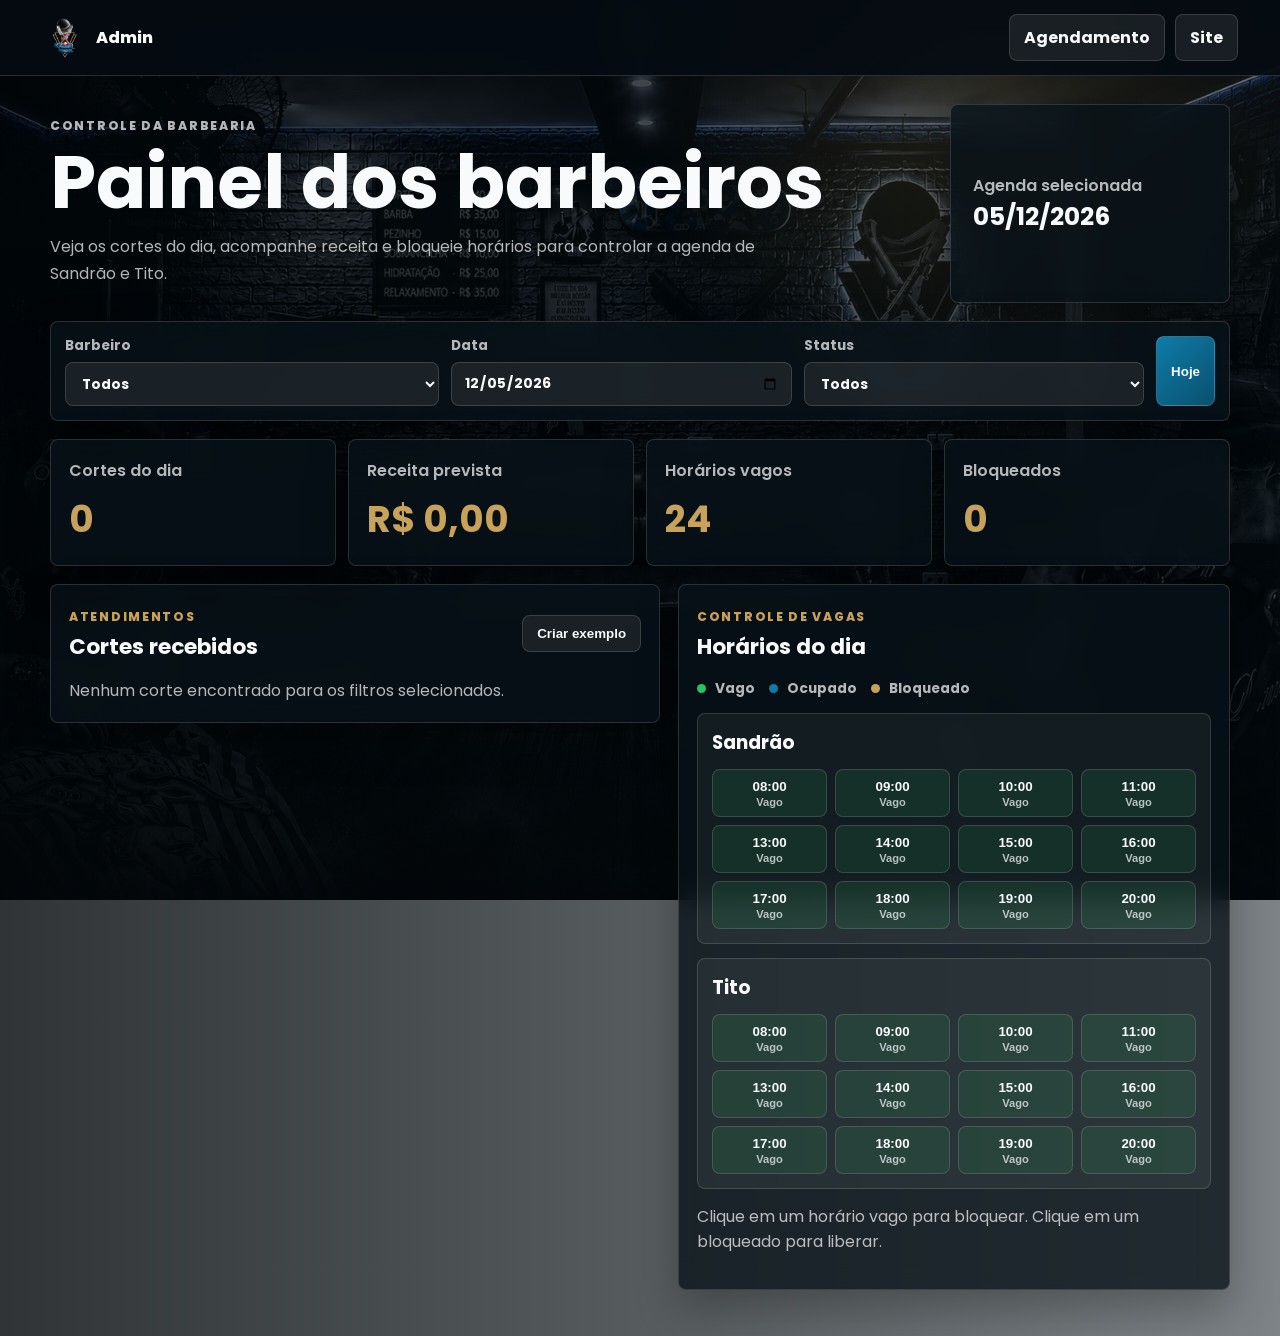
<file: painel-admin.html>
<!DOCTYPE html>
<html lang="pt-br">
<head>
    <meta charset="UTF-8">
    <meta name="viewport" content="width=device-width, initial-scale=1.0">
    <title>Admin - Damasceno's Hair</title>
    <link rel="stylesheet" href="css/modern.css">
    <link rel="stylesheet" href="admin/admin.css">
    <link rel="icon" type="image/png" href="img/Logo (2).png">
</head>
<body class="admin-page">
    <header class="admin-topbar">
        <a class="brand" href="index.html" aria-label="Voltar ao site">
            <img src="img/Logo (2).png" alt="Damasceno's Hair">
            <span>Admin</span>
        </a>
        <div class="topbar-actions">
            <a href="agendamento.html" class="ghost-link">Agendamento</a>
            <a href="index.html" class="ghost-link">Site</a>
        </div>
    </header>

    <main class="admin-shell">
        <section class="admin-hero">
            <div>
                <p class="eyebrow">Controle da barbearia</p>
                <h1>Painel dos barbeiros</h1>
                <p>Veja os cortes do dia, acompanhe receita e bloqueie horários para controlar a agenda de Sandrão e Tito.</p>
            </div>
            <div class="hero-card">
                <span>Agenda selecionada</span>
                <strong id="heroDateLabel">Hoje</strong>
            </div>
        </section>

        <section class="toolbar-panel" aria-label="Filtros da agenda">
            <label>Barbeiro<select id="barbeiroFiltro"><option value="todos">Todos</option><option value="Sandrão">Sandrão</option><option value="Tito">Tito</option></select></label>
            <label>Data<input type="date" id="dataFiltro"></label>
            <label>Status<select id="statusFiltro"><option value="todos">Todos</option><option value="Confirmado">Confirmados</option><option value="Concluído">Concluídos</option><option value="Cancelado">Cancelados</option></select></label>
            <button class="primary-action" id="btnHoje" type="button">Hoje</button>
        </section>

        <section class="metrics-grid" aria-label="Resumo do dia">
            <article class="metric-card"><span>Cortes do dia</span><strong id="metricCortes">0</strong></article>
            <article class="metric-card"><span>Receita prevista</span><strong id="metricReceita">R$ 0,00</strong></article>
            <article class="metric-card"><span>Horários vagos</span><strong id="metricVagos">0</strong></article>
            <article class="metric-card"><span>Bloqueados</span><strong id="metricBloqueados">0</strong></article>
        </section>

        <section class="admin-grid">
            <article class="panel agenda-panel">
                <div class="panel-header">
                    <div><span class="panel-kicker">Atendimentos</span><h2>Cortes recebidos</h2></div>
                    <button class="ghost-button" id="btnSeed" type="button">Criar exemplo</button>
                </div>
                <div class="appointments-list" id="appointmentsList"></div>
            </article>

            <article class="panel schedule-panel">
                <div class="panel-header"><div><span class="panel-kicker">Controle de vagas</span><h2>Horários do dia</h2></div></div>
                <div class="legend-row"><span><i class="dot free"></i> Vago</span><span><i class="dot busy"></i> Ocupado</span><span><i class="dot blocked"></i> Bloqueado</span></div>
                <div class="schedule-board" id="scheduleBoard"></div>
                <p class="hint">Clique em um horário vago para bloquear. Clique em um bloqueado para liberar.</p>
            </article>
        </section>
    </main>

    <div class="toast" id="toast" role="status" aria-live="polite"></div>
    <script src="admin/admin.js"></script>
</body>
</html>
</file>
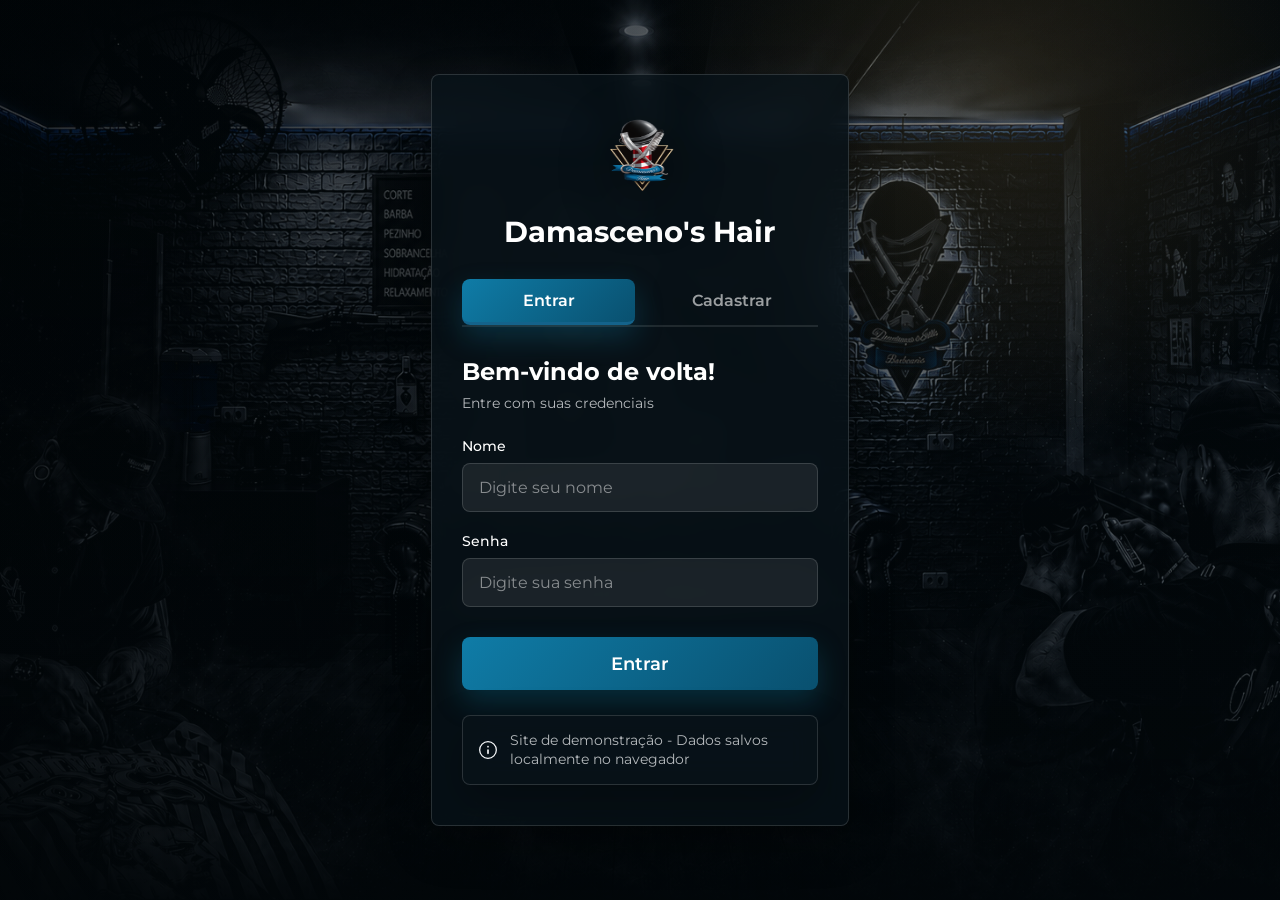
<file: perfil.html>
<!DOCTYPE html>
<html lang="pt-br">
<head>
    <meta charset="UTF-8">
    <meta name="viewport" content="width=device-width, initial-scale=1.0">
    <title>Meu Perfil - Damasceno's Hair</title>
    <link rel="stylesheet" href="css/perfil.css">
    <link rel="stylesheet" href="css/modern.css">
    <link rel="icon" type="image/png" href="img/Logo (2).png">
</head>
<body class="perfil-page">
    <header>
        <nav class="header-nav">
            <img src="img/Logo (2).png" alt="Logo" class="logo">
            <h1>Meu Perfil</h1>
        </nav>
    </header>

    <main>
        <section class="perfil-section">
            <!-- Card do Perfil -->
            <div class="perfil-card">
                <div class="perfil-header">
                    <div class="avatar">
                        <svg width="80" height="80" viewBox="0 0 24 24" fill="none">
                            <path d="M12 12C14.7614 12 17 9.76142 17 7C17 4.23858 14.7614 2 12 2C9.23858 2 7 4.23858 7 7C7 9.76142 9.23858 12 12 12Z" stroke="currentColor" stroke-width="1.5" stroke-linecap="round" stroke-linejoin="round"/>
                            <path d="M20.5899 22C20.5899 18.13 16.7399 15 11.9999 15C7.25991 15 3.40991 18.13 3.40991 22" stroke="currentColor" stroke-width="1.5" stroke-linecap="round" stroke-linejoin="round"/>
                        </svg>
                    </div>
                    <h2 id="nome-usuario">Visitante</h2>
                    <p class="membro-desde" id="membro-desde">Membro desde Janeiro de 2024</p>
                    <span class="badge-plano" id="plano-usuario">Demo</span>
                </div>

                <div class="perfil-info">
                    <div class="info-item">
                        <svg width="20" height="20" viewBox="0 0 24 24" fill="none">
                            <path d="M21.97 18.33C21.97 18.69 21.89 19.06 21.72 19.42C21.55 19.78 21.33 20.12 21.04 20.44C20.55 20.98 20.01 21.37 19.4 21.62C18.8 21.87 18.15 22 17.45 22C16.43 22 15.34 21.76 14.19 21.27C13.04 20.78 11.89 20.12 10.75 19.29C9.6 18.45 8.51 17.52 7.47 16.49C6.44 15.45 5.51 14.36 4.68 13.22C3.86 12.08 3.2 10.94 2.72 9.81C2.24 8.67 2 7.58 2 6.54C2 5.86 2.12 5.21 2.36 4.61C2.6 4 2.98 3.44 3.51 2.94C4.15 2.31 4.85 2 5.59 2C5.87 2 6.15 2.06 6.4 2.18C6.66 2.3 6.89 2.48 7.07 2.74L9.39 6.01C9.57 6.26 9.7 6.49 9.79 6.71C9.88 6.92 9.93 7.13 9.93 7.32C9.93 7.56 9.86 7.8 9.72 8.03C9.59 8.26 9.4 8.5 9.16 8.74L8.4 9.53C8.29 9.64 8.24 9.77 8.24 9.93C8.24 10.01 8.25 10.08 8.27 10.16C8.3 10.24 8.33 10.3 8.35 10.36C8.53 10.69 8.84 11.12 9.28 11.64C9.73 12.16 10.21 12.69 10.73 13.22C11.27 13.75 11.79 14.24 12.32 14.69C12.84 15.13 13.27 15.43 13.61 15.61C13.66 15.63 13.72 15.66 13.79 15.69C13.87 15.72 13.95 15.73 14.04 15.73C14.21 15.73 14.34 15.67 14.45 15.56L15.21 14.81C15.46 14.56 15.7 14.37 15.93 14.25C16.16 14.11 16.39 14.04 16.64 14.04C16.83 14.04 17.03 14.08 17.25 14.17C17.47 14.26 17.7 14.39 17.95 14.56L21.26 16.91C21.52 17.09 21.7 17.3 21.81 17.55C21.91 17.8 21.97 18.05 21.97 18.33Z" stroke="currentColor" stroke-width="1.5" stroke-miterlimit="10"/>
                        </svg>
                        <div>
                            <span class="label">Telefone</span>
                            <span class="valor" id="telefone-usuario">(11) 99999-9999</span>
                        </div>
                    </div>

                    <div class="info-item">
                        <svg width="20" height="20" viewBox="0 0 24 24" fill="none">
                            <path d="M17 20.5H7C4 20.5 2 19 2 15.5V8.5C2 5 4 3.5 7 3.5H17C20 3.5 22 5 22 8.5V15.5C22 19 20 20.5 17 20.5Z" stroke="currentColor" stroke-width="1.5" stroke-miterlimit="10" stroke-linecap="round" stroke-linejoin="round"/>
                            <path d="M17 9L13.87 11.5C12.84 12.32 11.15 12.32 10.12 11.5L7 9" stroke="currentColor" stroke-width="1.5" stroke-miterlimit="10" stroke-linecap="round" stroke-linejoin="round"/>
                        </svg>
                        <div>
                            <span class="label">Email</span>
                            <span class="valor" id="email-usuario">demo@damascenoshair.com</span>
                        </div>
                    </div>

                    <div class="info-item">
                        <svg width="20" height="20" viewBox="0 0 24 24" fill="none">
                            <path d="M12 13.43C13.7231 13.43 15.12 12.0331 15.12 10.31C15.12 8.58687 13.7231 7.19 12 7.19C10.2769 7.19 8.88 8.58687 8.88 10.31C8.88 12.0331 10.2769 13.43 12 13.43Z" stroke="currentColor" stroke-width="1.5"/>
                            <path d="M3.62001 8.49C5.59001 -0.169998 18.42 -0.159997 20.38 8.5C21.53 13.58 18.37 17.88 15.6 20.54C13.59 22.48 10.41 22.48 8.39001 20.54C5.63001 17.88 2.47001 13.57 3.62001 8.49Z" stroke="currentColor" stroke-width="1.5"/>
                        </svg>
                        <div>
                            <span class="label">Endereço</span>
                            <span class="valor" id="endereco-usuario">São Paulo, SP</span>
                        </div>
                    </div>
                </div>

                <button class="btn-editar" onclick="editarPerfil()">
                    <svg width="20" height="20" viewBox="0 0 24 24" fill="none">
                        <path d="M11 2H9C4 2 2 4 2 9V15C2 20 4 22 9 22H15C20 22 22 20 22 15V13" stroke="currentColor" stroke-width="1.5" stroke-linecap="round" stroke-linejoin="round"/>
                        <path d="M16.04 3.02001L8.16 10.9C7.86 11.2 7.56 11.79 7.5 12.22L7.07 15.23C6.91 16.32 7.68 17.08 8.77 16.93L11.78 16.5C12.2 16.44 12.79 16.14 13.1 15.84L20.98 7.96001C22.34 6.60001 22.98 5.02001 20.98 3.02001C18.98 1.02001 17.4 1.66001 16.04 3.02001Z" stroke="currentColor" stroke-width="1.5" stroke-miterlimit="10" stroke-linecap="round" stroke-linejoin="round"/>
                    </svg>
                    Editar Perfil
                </button>

                <button class="btn-sair" onclick="sairDaConta()">
                    <svg width="20" height="20" viewBox="0 0 24 24" fill="none">
                        <path d="M8.90002 7.56023C9.21002 3.96023 11.06 2.49023 15.11 2.49023H15.24C19.71 2.49023 21.5 4.28023 21.5 8.75023V15.2702C21.5 19.7402 19.71 21.5302 15.24 21.5302H15.11C11.09 21.5302 9.24002 20.0802 8.91002 16.5402" stroke="currentColor" stroke-width="1.5" stroke-linecap="round" stroke-linejoin="round"/>
                        <path d="M15 12H3.62" stroke="currentColor" stroke-width="1.5" stroke-linecap="round" stroke-linejoin="round"/>
                        <path d="M5.85 8.65039L2.5 12.0004L5.85 15.3504" stroke="currentColor" stroke-width="1.5" stroke-linecap="round" stroke-linejoin="round"/>
                    </svg>
                    Sair da Conta
                </button>
            </div>

            <!-- Estatísticas -->
            <div class="estatisticas">
                <h3>Suas Estatísticas</h3>
                <div class="stats-grid">
                    <div class="stat-card">
                        <div class="stat-icon">
                            <svg width="32" height="32" viewBox="0 0 24 24" fill="none">
                                <path d="M8 2V5M16 2V5M3.5 9.09H20.5M21 8.5V17C21 20 19.5 22 16 22H8C4.5 22 3 20 3 17V8.5C3 5.5 4.5 3.5 8 3.5H16C19.5 3.5 21 5.5 21 8.5Z" stroke="currentColor" stroke-width="1.5"/>
                            </svg>
                        </div>
                        <div class="stat-info">
                            <span class="stat-numero" id="total-atendimentos">0</span>
                            <span class="stat-label">Atendimentos</span>
                        </div>
                    </div>

                    <div class="stat-card">
                        <div class="stat-icon">
                            <svg width="32" height="32" viewBox="0 0 24 24" fill="none">
                                <path d="M12 2V5M16 2V5M3.5 9.09H20.5" stroke="currentColor" stroke-width="1.5"/>
                                <path d="M12 22C17.5228 22 22 17.5228 22 12C22 6.47715 17.5228 2 12 2C6.47715 2 2 6.47715 2 12C2 17.5228 6.47715 22 12 22Z" stroke="currentColor" stroke-width="1.5"/>
                                <path d="M15.71 15.18L12.61 13.33C12.07 13.01 11.63 12.24 11.63 11.61V7.51001" stroke="currentColor" stroke-width="1.5" stroke-linecap="round" stroke-linejoin="round"/>
                            </svg>
                        </div>
                        <div class="stat-info">
                            <span class="stat-numero" id="total-investido">R$ 0</span>
                            <span class="stat-label">Investido</span>
                        </div>
                    </div>

                    <div class="stat-card">
                        <div class="stat-icon">
                            <svg width="32" height="32" viewBox="0 0 24 24" fill="none">
                                <path d="M9.32001 14.83L11.88 17.39L14.67 14.6M9 22H15C20 22 22 20 22 15V9C22 4 20 2 15 2H9C4 2 2 4 2 9V15C2 20 4 22 9 22Z" stroke="currentColor" stroke-width="1.5" stroke-linecap="round" stroke-linejoin="round"/>
                            </svg>
                        </div>
                        <div class="stat-info">
                            <span class="stat-numero" id="proximos-atendimentos">0</span>
                            <span class="stat-label">Próximos</span>
                        </div>
                    </div>
                </div>
            </div>

            <!-- Ações Rápidas -->
            <div class="acoes-rapidas">
                <h3>Ações Rápidas</h3>
                <div class="acoes-grid">
                    <a href="agendamento.html" class="acao-btn">
                        <svg width="24" height="24" viewBox="0 0 24 24" fill="none">
                            <path d="M8 2V5M16 2V5M3.5 9.09H20.5M21 8.5V17C21 20 19.5 22 16 22H8C4.5 22 3 20 3 17V8.5C3 5.5 4.5 3.5 8 3.5H16C19.5 3.5 21 5.5 21 8.5Z" stroke="currentColor" stroke-width="1.5"/>
                        </svg>
                        <span>Agendar Horário</span>
                    </a>

                    <a href="atendimentos.html" class="acao-btn">
                        <svg width="24" height="24" viewBox="0 0 24 24" fill="none">
                            <path d="M12 22C17.5228 22 22 17.5228 22 12C22 6.47715 17.5228 2 12 2C6.47715 2 2 6.47715 2 12C2 17.5228 6.47715 22 12 22Z" stroke="currentColor" stroke-width="1.5"/>
                            <path d="M15.71 15.18L12.61 13.33C12.07 13.01 11.63 12.24 11.63 11.61V7.51001" stroke="currentColor" stroke-width="1.5" stroke-linecap="round" stroke-linejoin="round"/>
                        </svg>
                        <span>Ver Histórico</span>
                    </a>

                    <button class="acao-btn" onclick="limparDados()">
                        <svg width="24" height="24" viewBox="0 0 24 24" fill="none">
                            <path d="M21 5.98C17.67 5.65 14.32 5.48 10.98 5.48C9 5.48 7.02 5.58 5.04 5.78L3 5.98" stroke="currentColor" stroke-width="1.5" stroke-linecap="round" stroke-linejoin="round"/>
                            <path d="M8.5 4.97L8.72 3.66C8.88 2.71 9 2 10.69 2H13.31C15 2 15.13 2.75 15.28 3.67L15.5 4.97" stroke="currentColor" stroke-width="1.5" stroke-linecap="round" stroke-linejoin="round"/>
                            <path d="M18.85 9.14L18.2 19.21C18.09 20.78 18 22 15.21 22H8.79C6 22 5.91 20.78 5.8 19.21L5.15 9.14" stroke="currentColor" stroke-width="1.5" stroke-linecap="round" stroke-linejoin="round"/>
                        </svg>
                        <span>Limpar Dados</span>
                    </button>

                    <a href="index.html" class="acao-btn">
                        <svg width="24" height="24" viewBox="0 0 24 24" fill="none">
                            <path d="M9.57 5.93L3.5 12L9.57 18.07" stroke="currentColor" stroke-width="1.5" stroke-miterlimit="10" stroke-linecap="round" stroke-linejoin="round"/>
                            <path d="M20.5 12H3.67" stroke="currentColor" stroke-width="1.5" stroke-miterlimit="10" stroke-linecap="round" stroke-linejoin="round"/>
                        </svg>
                        <span>Voltar ao Início</span>
                    </a>
                </div>
            </div>
        </section>
    </main>

    <!-- Barra de Navegação Inferior -->
    <nav class="bottom-nav">
        <a href="index.html" class="nav-item">
            <svg width="24" height="24" viewBox="0 0 24 24" fill="none">
                <path d="M9.02 2.84016L3.63 7.04016C2.73 7.74016 2 9.23016 2 10.3602V17.7702C2 20.0902 3.89 21.9902 6.21 21.9902H17.79C20.11 21.9902 22 20.0902 22 17.7802V10.5002C22 9.29016 21.19 7.74016 20.2 7.05016L14.02 2.72016C12.62 1.74016 10.37 1.79016 9.02 2.84016Z" stroke="currentColor" stroke-width="1.5" stroke-linecap="round" stroke-linejoin="round"/>
            </svg>
            <span>Início</span>
        </a>
        <a href="agendamento.html" class="nav-item">
            <svg width="24" height="24" viewBox="0 0 24 24" fill="none">
                <path d="M12 22C17.5228 22 22 17.5228 22 12C22 6.47715 17.5228 2 12 2C6.47715 2 2 6.47715 2 12C2 17.5228 6.47715 22 12 22Z" stroke="currentColor" stroke-width="1.5"/>
                <path d="M8 12H16M12 8V16" stroke="currentColor" stroke-width="1.5" stroke-linecap="round"/>
            </svg>
            <span>Agendar</span>
        </a>
        <a href="atendimentos.html" class="nav-item">
            <svg width="24" height="24" viewBox="0 0 24 24" fill="none">
                <path d="M8 2V5M16 2V5M3.5 9.09H20.5M21 8.5V17C21 20 19.5 22 16 22H8C4.5 22 3 20 3 17V8.5C3 5.5 4.5 3.5 8 3.5H16C19.5 3.5 21 5.5 21 8.5Z" stroke="currentColor" stroke-width="1.5" stroke-miterlimit="10" stroke-linecap="round" stroke-linejoin="round"/>
            </svg>
            <span>Atendimentos</span>
        </a>
        <a href="perfil.html" class="nav-item active">
            <svg width="24" height="24" viewBox="0 0 24 24" fill="none">
                <path d="M12 12C14.7614 12 17 9.76142 17 7C17 4.23858 14.7614 2 12 2C9.23858 2 7 4.23858 7 7C7 9.76142 9.23858 12 12 12Z" stroke="currentColor" stroke-width="1.5" stroke-linecap="round" stroke-linejoin="round"/>
                <path d="M20.5899 22C20.5899 18.13 16.7399 15 11.9999 15C7.25991 15 3.40991 18.13 3.40991 22" stroke="currentColor" stroke-width="1.5" stroke-linecap="round" stroke-linejoin="round"/>
            </svg>
            <span>Perfil</span>
        </a>
    </nav>

    <script src="js/perfil.js"></script>
</body>
</html>
</file>
<file: css/homr.css>
:root {
    --ink: #f8fafc;
    --muted: rgba(248, 250, 252, 0.72);
    --line: rgba(255, 255, 255, 0.16);
    --brand: #0f7ca7;
    --brand-strong: #09506f;
    --accent: #c8a15b;
    --panel: rgba(7, 15, 22, 0.68);
}

* { box-sizing: border-box; margin: 0; padding: 0; }
html { min-height: 100%; background: #05080b; }
body {
    min-height: 100vh;
    font-family: 'Poppins', Arial, sans-serif;
    color: var(--ink);
    background: linear-gradient(90deg, rgba(2, 7, 10, 0.88), rgba(5, 17, 24, 0.54)), url('../img/Fundopc.png') center / cover fixed no-repeat;
    overflow-x: hidden;
    padding-bottom: 88px;
}
body::before {
    content: '';
    position: fixed;
    inset: 0;
    background: radial-gradient(circle at 72% 18%, rgba(200, 161, 91, 0.2), transparent 32%), linear-gradient(180deg, transparent 0%, rgba(0,0,0,.55) 100%);
    pointer-events: none;
}
.home-shell { position: relative; z-index: 1; min-height: calc(100vh - 88px); display: grid; place-items: center; padding: 36px 20px; }
.hero-home { width: min(1120px, 100%); display: grid; grid-template-columns: minmax(0, 1fr) 340px; gap: 28px; align-items: end; }
.hero-content { max-width: 720px; }
.eyebrow { color: var(--accent); text-transform: uppercase; letter-spacing: 0.14em; font-size: 0.78rem; font-weight: 800; margin-bottom: 18px; }
.brand-logo { width: clamp(112px, 17vw, 190px); height: auto; filter: drop-shadow(0 18px 34px rgba(0,0,0,.55)); margin-bottom: 18px; }
h1 { font-size: clamp(2.65rem, 8vw, 6rem); line-height: 0.92; letter-spacing: 0; max-width: 680px; text-shadow: 0 18px 44px rgba(0,0,0,.55); }
.hero-copy { color: var(--muted); max-width: 620px; font-size: clamp(1rem, 2.2vw, 1.22rem); line-height: 1.65; margin: 24px 0 30px; }
.hero-actions { display: flex; gap: 14px; flex-wrap: wrap; }
.action-card { min-height: 74px; min-width: 214px; display: inline-flex; align-items: center; justify-content: center; gap: 12px; padding: 18px 22px; border: 1px solid var(--line); border-radius: 8px; color: var(--ink); text-decoration: none; font-weight: 800; background: rgba(255,255,255,.1); backdrop-filter: blur(14px); box-shadow: 0 18px 44px rgba(0,0,0,.26); transition: transform .2s ease, border-color .2s ease, background .2s ease; }
.action-card.primary { background: linear-gradient(135deg, var(--brand), var(--brand-strong)); border-color: rgba(255,255,255,.24); }
.action-card:hover { transform: translateY(-3px); border-color: rgba(200,161,91,.8); background: rgba(255,255,255,.16); }
.action-card.primary:hover { background: linear-gradient(135deg, #1594c4, #0b5f82); }
.hero-panel { align-self: stretch; display: grid; align-content: end; gap: 14px; }
.metric { border: 1px solid var(--line); border-radius: 8px; padding: 18px; background: var(--panel); backdrop-filter: blur(12px); box-shadow: 0 18px 44px rgba(0,0,0,.24); }
.metric strong, .metric span { display: block; }
.metric strong { font-size: 1.16rem; margin-bottom: 6px; }
.metric span { color: var(--muted); line-height: 1.45; }
.bottom-nav { position: fixed; left: 16px; right: 16px; bottom: 16px; z-index: 20; max-width: 760px; margin: 0 auto; display: grid; grid-template-columns: repeat(4, 1fr); gap: 6px; padding: 8px; border: 1px solid var(--line); border-radius: 8px; background: rgba(5, 12, 18, 0.86); backdrop-filter: blur(18px); box-shadow: 0 18px 44px rgba(0,0,0,.4); }
.nav-item { min-width: 0; display: flex; flex-direction: column; align-items: center; justify-content: center; gap: 4px; min-height: 58px; padding: 7px 4px; border-radius: 7px; color: rgba(255,255,255,.66); text-decoration: none; font-size: .72rem; font-weight: 700; transition: background .2s ease, color .2s ease; }
.nav-item svg { width: 22px; height: 22px; flex: 0 0 auto; }
.nav-item.active, .nav-item:hover { color: #fff; background: rgba(255,255,255,.12); }
@media (max-width: 820px) { body { background-image: linear-gradient(180deg, rgba(2,7,10,.68), rgba(2,7,10,.92)), url('../img/Fundomobile.png'); background-attachment: scroll; } .home-shell { place-items: start center; padding-top: 28px; } .hero-home { grid-template-columns: 1fr; } .hero-panel { grid-template-columns: 1fr 1fr; } }
@media (max-width: 560px) { .home-shell { padding: 24px 16px 18px; } .hero-actions { display: grid; grid-template-columns: 1fr; } .action-card { width: 100%; min-width: 0; } .hero-panel { grid-template-columns: 1fr; } .bottom-nav { left: 8px; right: 8px; bottom: 8px; } .nav-item { font-size: .64rem; } }

@media (max-height: 760px) and (min-width: 821px) {
    body { padding-bottom: 72px; }
    .home-shell { min-height: auto; place-items: start center; padding-top: 28px; padding-bottom: 118px; }
    .hero-home { align-items: center; gap: 22px; }
    .brand-logo { width: 118px; margin-bottom: 10px; }
    h1 { font-size: clamp(2.6rem, 6vw, 4.7rem); }
    .hero-copy { margin: 16px 0 22px; line-height: 1.5; }
    .action-card { min-height: 64px; padding: 14px 20px; }
    .metric { padding: 15px; }
}
</file>
<file: css/modern.css>
:root {
    --ui-bg: #061016;
    --ui-panel: rgba(8, 18, 25, 0.78);
    --ui-panel-strong: rgba(9, 24, 34, 0.92);
    --ui-line: rgba(255, 255, 255, 0.14);
    --ui-text: #f8fafc;
    --ui-muted: rgba(248, 250, 252, 0.72);
    --ui-brand: #0f7ca7;
    --ui-brand-dark: #09506f;
    --ui-gold: #c8a15b;
    --ui-danger: #ef4444;
    --ui-success: #22c55e;
}

html { scroll-behavior: smooth; }
body { color: var(--ui-text); background-color: var(--ui-bg); }
body::before {
    content: "";
    position: fixed;
    inset: 0;
    pointer-events: none;
    background: radial-gradient(circle at 78% 10%, rgba(200, 161, 91, 0.16), transparent 28%), linear-gradient(180deg, rgba(2, 7, 10, 0.04), rgba(2, 7, 10, 0.5));
    z-index: 0;
}
body > header, body > main, body > nav, body > .modal-overlay, body > .popup-overlay { position: relative; z-index: 1; }
.header-nav {
    border-bottom: 1px solid var(--ui-line) !important;
    background: rgba(5, 12, 18, 0.9) !important;
    backdrop-filter: blur(18px);
    box-shadow: 0 14px 34px rgba(0, 0, 0, 0.28) !important;
}
.header-nav .logo { object-fit: contain; filter: drop-shadow(0 6px 14px rgba(0,0,0,.32)); }
.header-nav h1, .titulo-section h1, .perfil-section h3, .popup-header h3, .modal-content h2 { letter-spacing: 0; }
main { padding-bottom: 112px; }
.container, .loja-section, .perfil-section, .atendimentos-section { width: min(1120px, calc(100% - 32px)); margin-left: auto !important; margin-right: auto !important; }
.titulo-section {
    margin: 28px auto 24px !important;
    padding: 22px 0 6px !important;
    text-align: left !important;
}
.titulo-section h1 { font-size: clamp(2rem, 5vw, 3.3rem) !important; line-height: 1.02; color: var(--ui-text) !important; }
.titulo-section p { color: var(--ui-muted) !important; font-size: 1rem !important; max-width: 640px; }
.card-wrapper, .perfil-card, .estatisticas, .acoes-rapidas, .produto-card, .atendimento-card, .login-card, .info-loja, .info-demo, .sem-atendimentos, .modal-content, .popup-content {
    border-radius: 8px !important;
    border: 1px solid var(--ui-line) !important;
    background: var(--ui-panel) !important;
    backdrop-filter: blur(14px);
    box-shadow: 0 18px 44px rgba(0,0,0,.28) !important;
}
.campo-btn, .servico-item, .barbeiro-card, .stat-card, .acao-btn, .btn-filtro, .btn-novo, .btn-adicionar, .btn-submit, .submit-btn, .btn-modal, .btn-modal-secondary, .btn-editar, .btn-sair, .tab, input, .btn-voltar, .btn-carrinho, .produto-imagem, .horario-item, .dia { border-radius: 8px !important; }
.submit-btn, .btn-submit, .btn-novo, .btn-adicionar, .btn-modal, .btn-editar, .tab.active {
    background: linear-gradient(135deg, var(--ui-brand), var(--ui-brand-dark)) !important;
    box-shadow: 0 12px 28px rgba(15,124,167,.28) !important;
}
.submit-btn:hover, .btn-submit:hover, .btn-novo:hover, .btn-adicionar:hover, .btn-modal:hover, .btn-editar:hover, .acao-btn:hover, .produto-card:hover, .atendimento-card:hover { transform: translateY(-3px); }
.produto-preco, .servico-preco, .badge-plano, .stat-numero, .produto-badge { color: var(--ui-gold) !important; }
.produto-imagem, .stat-icon, .avatar {
    color: var(--ui-gold) !important;
    background: linear-gradient(135deg, rgba(200,161,91,.16), rgba(15,124,167,.14)) !important;
    border: 1px solid var(--ui-line);
}
.produtos-grid, .stats-grid, .acoes-grid { gap: 18px !important; }
.produto-card, .atendimento-card { transition: transform .2s ease, border-color .2s ease, background .2s ease; }
.produto-card:hover, .atendimento-card:hover { border-color: rgba(200,161,91,.45) !important; }
.login-card { max-width: 480px !important; }
.form-group input { background: rgba(255,255,255,.08) !important; border: 1px solid var(--ui-line) !important; color: #fff !important; }
.form-group input::placeholder { color: rgba(255,255,255,.48) !important; }
.bottom-nav {
    left: 16px !important;
    right: 16px !important;
    bottom: 16px !important;
    max-width: 760px;
    margin: 0 auto;
    display: grid !important;
    grid-template-columns: repeat(4, minmax(0, 1fr));
    gap: 6px;
    padding: 8px !important;
    border: 1px solid var(--ui-line) !important;
    border-radius: 8px !important;
    background: rgba(5,12,18,.9) !important;
    backdrop-filter: blur(18px);
}
.bottom-nav .nav-item, .nav-item {
    min-width: 0 !important;
    max-width: none !important;
    min-height: 58px;
    border-radius: 7px !important;
    color: rgba(255,255,255,.66) !important;
}
.bottom-nav .nav-item.active, .bottom-nav .nav-item:hover, .nav-item.active, .nav-item:hover { color: #fff !important; background: rgba(255,255,255,.12) !important; }
.bottom-nav .nav-item.active::before { display: none; }
.popup-overlay, .modal-overlay { z-index: 2000 !important; }
.popup-content { background: linear-gradient(135deg, rgba(9,18,27,.98), rgba(8,48,65,.98)) !important; }
.close-popup { border-radius: 50% !important; }
.error-message { background: rgba(239,68,68,.14) !important; border-color: rgba(239,68,68,.55) !important; }
.success-message { background: rgba(34,197,94,.14) !important; border-color: rgba(34,197,94,.55) !important; }
@media (max-width: 700px) {
    main { padding-bottom: 98px; }
    .container, .loja-section, .perfil-section, .atendimentos-section { width: min(100% - 20px, 1120px); }
    .titulo-section { text-align: center !important; }
    .bottom-nav { left: 8px !important; right: 8px !important; bottom: 8px !important; }
    .bottom-nav .nav-item, .nav-item { min-height: 54px; font-size: .64rem !important; padding: 6px 2px !important; }
}


/* Refinos finais das páginas internas */
.login-page {
    min-height: 100vh;
    background: linear-gradient(90deg, rgba(2, 7, 10, 0.76), rgba(5, 17, 24, 0.42)), url('../img/Fundopc.png') center / cover fixed no-repeat;
}
.login-page .container {
    min-height: 100vh;
    display: grid;
    place-items: center;
    padding: 28px 16px;
}
.login-page .login-card {
    width: min(480px, 100%);
}
.login-page .logo-container img {
    width: 116px !important;
    filter: drop-shadow(0 14px 28px rgba(0, 0, 0, 0.42));
}
.login-page .subtitle,
.login-page .info-demo p,
.perfil-page .membro-desde,
.produto-descricao,
.sem-atendimentos .subtexto {
    color: var(--ui-muted) !important;
}
.loja-page main { padding-bottom: 122px; }
.loja-page .produtos-grid {
    grid-template-columns: repeat(auto-fit, minmax(230px, 1fr)) !important;
}
.loja-page .produto-card {
    display: grid;
    grid-template-rows: auto 112px auto auto auto;
    min-height: 390px;
}
.product-visual {
    width: 100% !important;
    min-height: 112px;
    display: grid !important;
    place-items: center;
    position: relative;
    overflow: hidden;
}
.product-visual::after {
    content: "";
    position: absolute;
    width: 88px;
    height: 88px;
    border-radius: 50%;
    background: radial-gradient(circle, rgba(255,255,255,.18), transparent 65%);
}
.product-visual svg {
    position: relative;
    z-index: 1;
    filter: drop-shadow(0 12px 18px rgba(0,0,0,.32));
}
.btn-carrinho, .btn-voltar {
    border: 1px solid var(--ui-line) !important;
    background: rgba(255,255,255,.08) !important;
    color: var(--ui-text) !important;
}
.perfil-page .perfil-section {
    display: grid;
    grid-template-columns: minmax(280px, 390px) minmax(0, 1fr);
    gap: 18px;
    align-items: start;
    padding-top: 28px;
}
.perfil-page .perfil-card { grid-row: span 2; }
.perfil-page .estatisticas,
.perfil-page .acoes-rapidas { margin-top: 0 !important; }
.agendamento-page .container { padding-top: 28px; }
.agendamento-page .card-wrapper { max-width: 640px; margin: 0 auto; }
.agendamento-page .logo-container img { max-width: 150px !important; }
.atendimentos-page .filtros {
    border: 1px solid var(--ui-line);
    border-radius: 8px;
    padding: 8px;
    background: rgba(255,255,255,.06);
}
.atendimentos-page .btn-filtro.active {
    background: linear-gradient(135deg, var(--ui-brand), var(--ui-brand-dark)) !important;
    color: #fff !important;
}
@media (max-width: 860px) {
    .perfil-page .perfil-section { grid-template-columns: 1fr; }
    .perfil-page .perfil-card { grid-row: auto; }
    .login-page { background-image: linear-gradient(180deg, rgba(2,7,10,.62), rgba(2,7,10,.9)), url('../img/Fundomobile.png'); background-attachment: scroll; }
}


.horario-item.bloqueado {
    background: rgba(200, 161, 91, 0.18) !important;
    border-color: rgba(200, 161, 91, 0.42) !important;
    color: rgba(255, 255, 255, 0.62) !important;
}
.home-admin-link {
    background: rgba(200, 161, 91, 0.16) !important;
    border-color: rgba(200, 161, 91, 0.42) !important;
}
</file>
<file: admin/admin.css>
@import url('https://fonts.googleapis.com/css2?family=Poppins:wght@400;500;600;700;800&display=swap');
*{box-sizing:border-box}body.admin-page{min-height:100vh;margin:0;font-family:'Poppins',Arial,sans-serif;color:var(--ui-text);background:linear-gradient(90deg,rgba(2,7,10,.82),rgba(5,17,24,.52)),url('../img/Fundopc.png') center/cover fixed no-repeat}.admin-topbar{position:sticky;top:0;z-index:10;display:flex;align-items:center;justify-content:space-between;gap:16px;padding:14px clamp(16px,4vw,42px);border-bottom:1px solid var(--ui-line);background:rgba(5,12,18,.9);backdrop-filter:blur(18px)}.brand,.ghost-link{color:var(--ui-text);text-decoration:none}.brand{display:inline-flex;align-items:center;gap:10px;font-weight:800}.brand img{width:44px;height:44px;object-fit:contain}.topbar-actions{display:flex;gap:10px;flex-wrap:wrap}.ghost-link,.ghost-button,.primary-action{border:1px solid var(--ui-line);border-radius:8px;padding:10px 14px;background:rgba(255,255,255,.08);color:var(--ui-text);font-weight:700;cursor:pointer}.primary-action{background:linear-gradient(135deg,var(--ui-brand),var(--ui-brand-dark))}.admin-shell{width:min(1180px,calc(100% - 32px));margin:0 auto;padding:28px 0 46px}.admin-hero{display:grid;grid-template-columns:minmax(0,1fr) 280px;gap:18px;align-items:stretch;margin-bottom:18px}.eyebrow,.panel-kicker{color:var(--ui-gold);text-transform:uppercase;letter-spacing:.14em;font-size:.76rem;font-weight:800}.admin-hero h1{margin:6px 0 10px;font-size:clamp(2.2rem,6vw,4.6rem);line-height:.95}.admin-hero p{max-width:720px;color:var(--ui-muted);line-height:1.65}.hero-card,.toolbar-panel,.metric-card,.panel{border:1px solid var(--ui-line);border-radius:8px;background:var(--ui-panel);backdrop-filter:blur(14px);box-shadow:0 18px 44px rgba(0,0,0,.28)}.hero-card{display:grid;align-content:center;padding:22px}.hero-card span,.metric-card span{color:var(--ui-muted);font-weight:600}.hero-card strong{font-size:1.55rem}.toolbar-panel{display:grid;grid-template-columns:1.1fr 1fr 1fr auto;gap:12px;padding:14px;margin-bottom:18px}.toolbar-panel label{display:grid;gap:6px;color:var(--ui-muted);font-size:.86rem;font-weight:700}.toolbar-panel select,.toolbar-panel input{width:100%;min-height:44px;border:1px solid var(--ui-line);border-radius:8px;padding:0 12px;color:var(--ui-text);background:rgba(255,255,255,.08);font:inherit}.metrics-grid{display:grid;grid-template-columns:repeat(4,1fr);gap:12px;margin-bottom:18px}.metric-card{padding:18px}.metric-card strong{display:block;margin-top:8px;font-size:clamp(1.55rem,4vw,2.3rem);color:var(--ui-gold)}.admin-grid{display:grid;grid-template-columns:minmax(0,1.05fr) minmax(360px,.95fr);gap:18px;align-items:start}.panel{padding:18px}.panel-header{display:flex;align-items:center;justify-content:space-between;gap:14px;margin-bottom:16px}.panel h2{margin:2px 0 0;font-size:1.35rem}.appointments-list{display:grid;gap:12px}.appointment-card{border:1px solid var(--ui-line);border-radius:8px;background:rgba(255,255,255,.07);padding:14px}.appointment-top{display:flex;justify-content:space-between;gap:12px;align-items:start;margin-bottom:10px}.appointment-title strong{display:block;font-size:1.05rem}.appointment-title span,.appointment-meta{color:var(--ui-muted);font-size:.9rem}.status-pill{border-radius:999px;padding:6px 10px;font-weight:800;font-size:.76rem;white-space:nowrap}.status-confirmado{background:rgba(15,124,167,.22);color:#9ce4ff}.status-concluido{background:rgba(34,197,94,.18);color:#98f7b6}.status-cancelado{background:rgba(239,68,68,.18);color:#ffb0b0}.appointment-actions{display:flex;flex-wrap:wrap;gap:8px;margin-top:12px}.action-small{border:1px solid var(--ui-line);border-radius:8px;padding:8px 10px;color:var(--ui-text);background:rgba(255,255,255,.08);cursor:pointer;font-weight:700}.action-small.done{background:rgba(34,197,94,.16)}.action-small.cancel{background:rgba(239,68,68,.16)}.legend-row{display:flex;gap:14px;flex-wrap:wrap;color:var(--ui-muted);font-size:.86rem;font-weight:700;margin-bottom:14px}.dot{display:inline-block;width:9px;height:9px;border-radius:999px;margin-right:6px}.dot.free{background:#22c55e}.dot.busy{background:#0f7ca7}.dot.blocked{background:#c8a15b}.schedule-board{display:grid;gap:14px}.barber-schedule{border:1px solid var(--ui-line);border-radius:8px;padding:14px;background:rgba(255,255,255,.055)}.barber-schedule h3{margin:0 0 12px}.time-grid{display:grid;grid-template-columns:repeat(4,minmax(0,1fr));gap:8px}.time-slot{min-height:48px;border:1px solid var(--ui-line);border-radius:8px;padding:8px;color:var(--ui-text);background:rgba(34,197,94,.12);cursor:pointer;font-weight:800}.time-slot small{display:block;color:var(--ui-muted);font-weight:600;margin-top:2px}.time-slot.busy{background:rgba(15,124,167,.18);cursor:default}.time-slot.blocked{background:rgba(200,161,91,.18)}.hint,.empty-state{color:var(--ui-muted);line-height:1.55}.toast{position:fixed;right:18px;bottom:18px;z-index:30;opacity:0;transform:translateY(8px);transition:.2s ease;border:1px solid var(--ui-line);border-radius:8px;background:rgba(5,12,18,.94);color:var(--ui-text);padding:12px 14px;box-shadow:0 18px 44px rgba(0,0,0,.3)}.toast.show{opacity:1;transform:translateY(0)}@media(max-width:900px){body.admin-page{background-image:linear-gradient(180deg,rgba(2,7,10,.68),rgba(2,7,10,.92)),url('../img/Fundomobile.png');background-attachment:scroll}.admin-hero,.admin-grid,.toolbar-panel{grid-template-columns:1fr}.metrics-grid{grid-template-columns:repeat(2,1fr)}}@media(max-width:520px){.admin-shell{width:min(100% - 20px,1180px)}.metrics-grid,.time-grid{grid-template-columns:repeat(2,1fr)}.admin-topbar{align-items:flex-start}}
</file>
<file: css/agendamento.css>
@import url('https://fonts.googleapis.com/css2?family=Poppins:wght@300;400;500;600;700&display=swap');

* {
    margin: 0;
    padding: 0;
    box-sizing: border-box;
}

body {
    font-family: 'Poppins', sans-serif;
    background-image: url("../img/Fundopc.png");
    background-repeat: no-repeat;
    background-size: 100% 100%;
    background-position: center;
    background-attachment: fixed;
    background-color: #0a0e27;
    min-height: 100vh;
    max-height: 100vh;
    padding-bottom: 80px;
    position: relative;
    overflow-y: auto;
    overflow-x: hidden;
}

.header-nav {
    display: flex;
    align-items: center;
    justify-content: center;
    gap: 1rem;
    padding: 1.5rem;
    background: linear-gradient(180deg, rgba(20, 99, 139, 0.95) 0%, rgba(17, 80, 111, 0.9) 100%);
    box-shadow: 0 2px 10px rgba(0, 0, 0, 0.3);
}

.header-nav .logo {
    width: 50px;
    height: 50px;
}

.header-nav h1 {
    font-size: 1.5rem;
    color: white;
    font-weight: 700;
}

.container {
    max-width: 600px;
    margin: 2rem auto 0;
    padding: 0 15px;
}

.card-wrapper {
    background: transparent;
    backdrop-filter: none;
    border-radius: 24px;
    overflow: visible;
    box-shadow: none;
    border: none;
}

.header {
    background: transparent;
    padding: 2rem 2rem 1rem 2rem;
    text-align: center;
}

.logo-container {
    display: flex;
    justify-content: center;
    align-items: center;
    margin-bottom: 1rem;
}

.logo-container img {
    max-width: 200px;
    height: auto;
    filter: drop-shadow(0 4px 12px rgba(0, 0, 0, 0.5));
}

.btn-voltar {
    position: absolute;
    top: 20px;
    left: 20px;
    background: rgba(0, 0, 0, 0.6);
    backdrop-filter: blur(10px);
    border: 2px solid rgba(20, 99, 139, 0.5);
    color: white;
    padding: 8px 16px;
    border-radius: 10px;
    font-size: 0.9rem;
    font-weight: 600;
    cursor: pointer;
    transition: all 0.3s ease;
    display: flex;
    align-items: center;
    gap: 6px;
    font-family: 'Poppins', sans-serif;
    text-decoration: none;
    z-index: 1000;
}

.btn-voltar:hover {
    border-color: #14638b;
    background: rgba(20, 99, 139, 0.3);
    transform: translateY(-2px);
}

.agendamento-form {
    padding: 1.5rem 2rem 2rem 2rem;
}

/* Campos do formulário */
.campo-selecao {
    margin-bottom: 20px;
}

.campo-btn {
    width: 100%;
    padding: 24px 20px;
    background: rgba(0, 0, 0, 0.6);
    backdrop-filter: blur(10px);
    border: 2px solid rgba(20, 99, 139, 0.5);
    border-radius: 16px;
    color: rgba(255, 255, 255, 0.7);
    font-size: 1.05em;
    font-weight: 600;
    cursor: pointer;
    transition: all 0.3s ease;
    display: flex;
    align-items: center;
    justify-content: space-between;
    text-align: left;
    font-family: 'Poppins', sans-serif;
}

.campo-btn:hover {
    border-color: #14638b;
    background: rgba(20, 99, 139, 0.15);
    transform: translateY(-2px);
}

.campo-btn.preenchido {
    border-color: #14638b;
    background: rgba(20, 99, 139, 0.2);
    color: #ffffff;
}

.campo-label {
    display: flex;
    align-items: center;
    gap: 12px;
}

.campo-icone {
    font-size: 1.4em;
}

.campo-texto {
    display: flex;
    flex-direction: column;
    gap: 4px;
}

.campo-titulo {
    font-size: 0.85em;
    color: rgba(255, 255, 255, 0.6);
    font-weight: 500;
}

.campo-valor {
    font-size: 1.05em;
    color: #ffffff;
    font-weight: 600;
}

.campo-seta {
    font-size: 1.3em;
    color: rgba(255, 255, 255, 0.5);
}

/* Popup Overlay */
.popup-overlay {
    display: none;
    position: fixed;
    top: 0;
    left: 0;
    width: 100%;
    height: 100%;
    background: rgba(0, 0, 0, 0.85);
    backdrop-filter: blur(10px);
    z-index: 2000;
    align-items: flex-end;
}

.popup-overlay.show {
    display: flex;
    animation: fadeIn 0.3s ease;
}

@keyframes fadeIn {
    from { opacity: 0; }
    to { opacity: 1; }
}

/* Popup Content */
.popup-content {
    width: 100%;
    max-height: 85vh;
    background: linear-gradient(135deg, rgba(26, 26, 46, 0.98) 0%, rgba(13, 73, 99, 0.98) 100%);
    border-radius: 24px 24px 0 0;
    overflow-y: auto;
    box-shadow: 0 -10px 40px rgba(0, 0, 0, 0.7);
    border: 2px solid rgba(20, 99, 139, 0.5);
    border-bottom: none;
    transform: translateY(100%);
    transition: transform 0.4s cubic-bezier(0.4, 0, 0.2, 1);
}

.popup-overlay.show .popup-content {
    transform: translateY(0);
}

.popup-handle {
    height: 50px;
    display: flex;
    align-items: center;
    justify-content: center;
    cursor: pointer;
}

.popup-handle-bar {
    width: 50px;
    height: 5px;
    background: rgba(255, 255, 255, 0.3);
    border-radius: 10px;
}

.popup-header {
    display: flex;
    justify-content: space-between;
    align-items: center;
    padding: 0 2rem 1.5rem 2rem;
    border-bottom: 2px solid rgba(20, 99, 139, 0.3);
}

.popup-header h3 {
    color: #ffffff;
    font-size: 1.6em;
    font-weight: 700;
}

.close-popup {
    background: rgba(255, 255, 255, 0.1);
    border: 2px solid rgba(255, 255, 255, 0.2);
    color: white;
    width: 36px;
    height: 36px;
    border-radius: 50%;
    cursor: pointer;
    font-size: 1.3em;
    display: flex;
    align-items: center;
    justify-content: center;
    transition: all 0.3s ease;
}

.close-popup:hover {
    background: rgba(220, 53, 69, 0.8);
    border-color: #dc3545;
    transform: rotate(90deg);
}

.popup-body {
    padding: 2rem;
}

/* Barbeiros Grid */
.barbeiros-grid {
    display: grid;
    grid-template-columns: repeat(2, 1fr);
    gap: 16px;
}

.barbeiro-card {
    background: rgba(255, 255, 255, 0.05);
    border: 3px solid rgba(20, 99, 139, 0.3);
    border-radius: 16px;
    padding: 20px;
    cursor: pointer;
    transition: all 0.3s ease;
    text-align: center;
}

.barbeiro-card:hover {
    transform: translateY(-4px);
    box-shadow: 0 8px 20px rgba(20, 99, 139, 0.4);
    border-color: #14638b;
}

.barbeiro-card.selected {
    border-color: #14638b;
    background: linear-gradient(135deg, rgba(20, 99, 139, 0.3) 0%, rgba(13, 73, 99, 0.3) 100%);
    box-shadow: 0 8px 20px rgba(20, 99, 139, 0.5);
}

.barbeiro-photo {
    width: 100px;
    height: 100px;
    border-radius: 50%;
    margin: 0 auto 12px;
    overflow: hidden;
    border: 4px solid #14638b;
}

.barbeiro-photo img {
    width: 100%;
    height: 100%;
    object-fit: cover;
}

.barbeiro-name {
    font-size: 1.2em;
    font-weight: 700;
    color: #ffffff;
    margin-bottom: 6px;
}

.barbeiro-desc {
    color: rgba(255, 255, 255, 0.7);
    font-size: 0.85em;
    line-height: 1.4;
}

/* Serviços */
.servicos-list {
    display: flex;
    flex-direction: column;
    gap: 12px;
}

.servico-item {
    background: rgba(255, 255, 255, 0.05);
    border: 2px solid rgba(20, 99, 139, 0.3);
    border-radius: 14px;
    padding: 18px 20px;
    cursor: pointer;
    transition: all 0.3s ease;
    display: flex;
    justify-content: space-between;
    align-items: center;
}

.servico-item:hover {
    border-color: #14638b;
    background: rgba(20, 99, 139, 0.15);
    transform: translateX(6px);
}

.servico-item.selected {
    border-color: #14638b;
    background: linear-gradient(135deg, rgba(20, 99, 139, 0.3) 0%, rgba(13, 73, 99, 0.3) 100%);
    box-shadow: 0 4px 12px rgba(20, 99, 139, 0.4);
}

.servico-info {
    display: flex;
    align-items: center;
    gap: 14px;
}

.servico-icone {
    font-size: 1.6em;
}

.servico-detalhes {
    display: flex;
    flex-direction: column;
}

.servico-nome {
    font-size: 1.05em;
    font-weight: 600;
    color: #ffffff;
}

.servico-preco {
    font-size: 1.1em;
    font-weight: 700;
    color: #14638b;
}

/* Calendário */
.calendario-header {
    display: flex;
    justify-content: space-between;
    align-items: center;
    margin-bottom: 20px;
    padding-bottom: 15px;
    border-bottom: 2px solid rgba(20, 99, 139, 0.3);
}

.calendario-header h4 {
    color: #ffffff;
    font-size: 1.3em;
    font-weight: 600;
}

.calendario-nav {
    display: flex;
    gap: 10px;
}

.calendario-nav button {
    background: rgba(20, 99, 139, 0.3);
    border: 1px solid rgba(20, 99, 139, 0.5);
    color: white;
    width: 38px;
    height: 38px;
    border-radius: 10px;
    cursor: pointer;
    font-size: 1.3em;
    transition: all 0.3s ease;
    font-family: 'Poppins', sans-serif;
}

.calendario-nav button:hover {
    background: #14638b;
    transform: scale(1.1);
}

.calendario-dias-semana {
    display: grid;
    grid-template-columns: repeat(7, 1fr);
    gap: 8px;
    margin-bottom: 12px;
}

.dia-semana {
    text-align: center;
    color: rgba(255, 255, 255, 0.6);
    font-size: 0.9em;
    font-weight: 600;
    padding: 10px 0;
}

.calendario-dias {
    display: grid;
    grid-template-columns: repeat(7, 1fr);
    gap: 8px;
    margin-bottom: 20px;
}

.dia {
    padding: 14px 8px;
    text-align: center;
    border-radius: 12px;
    cursor: pointer;
    color: rgba(255, 255, 255, 0.9);
    font-weight: 600;
    transition: all 0.3s ease;
    border: 2px solid transparent;
}

.dia:hover {
    background: rgba(20, 99, 139, 0.3);
    border-color: #14638b;
}

.dia.disabled {
    color: rgba(255, 255, 255, 0.2);
    cursor: not-allowed;
}

.dia.disabled:hover {
    background: transparent;
    border-color: transparent;
}

.dia.selected {
    background: linear-gradient(135deg, #14638b 0%, #0d4963 100%);
    border-color: #14638b;
    box-shadow: 0 4px 12px rgba(20, 99, 139, 0.5);
}

.dia.today {
    border-color: #ffc107;
}

/* Horários */
.horarios-grid {
    display: grid;
    grid-template-columns: repeat(4, 1fr);
    gap: 12px;
}

.horario-item {
    padding: 16px 12px;
    text-align: center;
    background: rgba(255, 255, 255, 0.05);
    border: 2px solid rgba(20, 99, 139, 0.3);
    border-radius: 12px;
    cursor: pointer;
    transition: all 0.3s ease;
    font-weight: 600;
    color: rgba(255, 255, 255, 0.9);
    font-size: 1em;
}

.horario-item:hover {
    background: rgba(20, 99, 139, 0.2);
    border-color: #14638b;
    transform: translateY(-3px);
}

.horario-item.selected {
    background: linear-gradient(135deg, #14638b 0%, #0d4963 100%);
    border-color: #14638b;
    color: white;
    box-shadow: 0 6px 16px rgba(20, 99, 139, 0.5);
}

.horario-item.ocupado {
    background: rgba(200, 0, 0, 0.15);
    border-color: rgba(255, 0, 0, 0.3);
    color: rgba(255, 255, 255, 0.5);
    cursor: not-allowed;
    opacity: 0.6;
    text-decoration: line-through;
    text-decoration-thickness: 2px;
    position: relative;
}

.horario-item.ocupado::after {
    content: '\2716';
    position: absolute;
    right: 8px;
    top: 50%;
    transform: translateY(-50%);
    color: rgba(255, 0, 0, 0.6);
    font-size: 14px;
}

.horario-item.ocupado:hover {
    background: rgba(200, 0, 0, 0.15);
    border-color: rgba(255, 0, 0, 0.3);
    transform: none;
}

/* Botão Submit */
.submit-btn {
    width: 100%;
    padding: 20px;
    background: linear-gradient(135deg, #14638b 0%, #0d4963 100%);
    border: none;
    border-radius: 16px;
    color: white;
    font-size: 1.15em;
    font-weight: 700;
    cursor: pointer;
    transition: all 0.3s ease;
    margin-top: 2rem;
    text-transform: uppercase;
    letter-spacing: 1px;
    box-shadow: 0 8px 20px rgba(0, 0, 0, 0.6);
    font-family: 'Poppins', sans-serif;
}

.submit-btn:hover {
    transform: translateY(-3px);
    box-shadow: 0 12px 30px rgba(20, 99, 139, 0.5);
}

.submit-btn:disabled {
    opacity: 0.5;
    cursor: not-allowed;
    transform: none;
}

/* Animação de shake para horários ocupados */
@keyframes shake {
    0%, 100% { transform: translateX(0); }
    10%, 30%, 50%, 70%, 90% { transform: translateX(-5px); }
    20%, 40%, 60%, 80% { transform: translateX(5px); }
}

/* Loading no botão */
.btn-loader {
    display: flex;
    align-items: center;
    justify-content: center;
    gap: 8px;
}

.spinner {
    animation: rotate 1s linear infinite;
}

.spinner .path {
    stroke-linecap: round;
    animation: dash 1.5s ease-in-out infinite;
}

@keyframes rotate {
    100% {
        transform: rotate(360deg);
    }
}

@keyframes dash {
    0% {
        stroke-dasharray: 1, 150;
        stroke-dashoffset: 0;
    }
    50% {
        stroke-dasharray: 90, 150;
        stroke-dashoffset: -35;
    }
    100% {
        stroke-dasharray: 90, 150;
        stroke-dashoffset: -124;
    }
}

.error-message {
    background: rgba(220, 53, 69, 0.15);
    border: 2px solid #dc3545;
    color: #ff6b6b;
    padding: 16px 18px;
    border-radius: 12px;
    margin-bottom: 20px;
    display: none;
    font-weight: 600;
    align-items: center;
    gap: 10px;
}

.error-message.show {
    display: flex;
}

/* Loading de horários */
.loading-horarios {
    display: flex;
    flex-direction: column;
    align-items: center;
    justify-content: center;
    padding: 40px 20px;
    gap: 16px;
}

.loading-horarios p {
    color: rgba(255, 255, 255, 0.8);
    font-size: 0.95em;
    font-weight: 500;
}

.loading-spinner {
    width: 50px;
    height: 50px;
    border: 4px solid rgba(20, 99, 139, 0.2);
    border-top: 4px solid #14638b;
    border-radius: 50%;
    animation: spin 1s linear infinite;
}

@keyframes spin {
    0% { transform: rotate(0deg); }
    100% { transform: rotate(360deg); }
}

.horarios-grid {
    transition: opacity 0.3s ease;
}

/* Modal de Sucesso */
.modal-overlay {
    position: fixed;
    top: 0;
    left: 0;
    width: 100%;
    height: 100%;
    background: rgba(0, 0, 0, 0.9);
    backdrop-filter: blur(10px);
    display: flex;
    align-items: center;
    justify-content: center;
    z-index: 2000;
}

.modal-content {
    background: linear-gradient(135deg, rgba(26, 26, 46, 0.98) 0%, rgba(13, 73, 99, 0.98) 100%);
    border: 2px solid rgba(20, 99, 139, 0.5);
    border-radius: 24px;
    padding: 3rem 2rem;
    text-align: center;
    max-width: 500px;
    width: 90%;
    box-shadow: 0 10px 40px rgba(0, 0, 0, 0.7);
}

.modal-icon {
    font-size: 4em;
    margin-bottom: 1rem;
    animation: scaleIn 0.5s ease;
}

@keyframes scaleIn {
    from {
        transform: scale(0);
    }
    to {
        transform: scale(1);
    }
}

.modal-content h2 {
    color: #ffffff;
    font-size: 1.8em;
    margin-bottom: 1rem;
}

.modal-content p {
    color: rgba(255, 255, 255, 0.8);
    font-size: 1.1em;
    margin-bottom: 2rem;
    line-height: 1.6;
}

.btn-modal {
    width: 100%;
    padding: 16px;
    background: linear-gradient(135deg, #14638b 0%, #0d4963 100%);
    border: none;
    border-radius: 12px;
    color: white;
    font-size: 1.05em;
    font-weight: 600;
    cursor: pointer;
    transition: all 0.3s ease;
    margin-bottom: 12px;
    font-family: 'Poppins', sans-serif;
}

.btn-modal:hover {
    transform: translateY(-2px);
    box-shadow: 0 8px 20px rgba(20, 99, 139, 0.5);
}

.btn-modal-secondary {
    width: 100%;
    padding: 16px;
    background: rgba(255, 255, 255, 0.1);
    border: 2px solid rgba(255, 255, 255, 0.3);
    border-radius: 12px;
    color: white;
    font-size: 1.05em;
    font-weight: 600;
    cursor: pointer;
    transition: all 0.3s ease;
    font-family: 'Poppins', sans-serif;
}

.btn-modal-secondary:hover {
    background: rgba(255, 255, 255, 0.2);
    transform: translateY(-2px);
}

@media (max-width: 768px) {
    body {
        background-image: url("../img/Fundomobile.png");
        background-size: 100% 100%;
    }
    
    .btn-voltar {
        top: 10px;
        left: 10px;
        padding: 6px 12px;
        font-size: 0.8rem;
        border-radius: 8px;
        gap: 4px;
    }

    .container {
        max-width: 100%;
    }

    .barbeiros-grid {
        grid-template-columns: 1fr;
    }

    .horarios-grid {
        grid-template-columns: repeat(3, 1fr);
    }
}

/* Barra de Navegação Inferior */
.bottom-nav {
    position: fixed;
    bottom: 0;
    left: 0;
    right: 0;
    background: linear-gradient(180deg, rgba(20, 99, 139, 0.95) 0%, rgba(17, 80, 111, 0.95) 100%);
    backdrop-filter: blur(10px);
    padding: 0.75rem 0;
    display: flex;
    justify-content: space-around;
    align-items: center;
    box-shadow: 0 -2px 10px rgba(0, 0, 0, 0.3);
    z-index: 1000;
}

.nav-item {
    display: flex;
    flex-direction: column;
    align-items: center;
    gap: 0.25rem;
    text-decoration: none;
    color: rgba(255, 255, 255, 0.6);
    font-size: 0.75rem;
    font-weight: 500;
    transition: all 0.3s ease;
    padding: 0.5rem;
    border-radius: 0.5rem;
    min-width: 70px;
}

.nav-item svg {
    stroke: currentColor;
    width: 24px;
    height: 24px;
}

.nav-item.active {
    color: #ffffff;
    background: rgba(255, 255, 255, 0.1);
}

.nav-item:hover {
    color: #ffffff;
    background: rgba(255, 255, 255, 0.1);
}
</file>
<file: css/atendimentos.css>
@import url('https://fonts.googleapis.com/css2?family=Montserrat:wght@400;500;600;700&display=swap');

* {
    margin: 0;
    padding: 0;
    box-sizing: border-box;
}

body {
    font-family: 'Montserrat', sans-serif;
    background-image: url("../img/Fundopc.png");
    background-repeat: no-repeat;
    background-size: 100% 100%;
    background-position: center;
    background-attachment: fixed;
    background-color: black;
    min-height: 100vh;
    max-height: 100vh;
    padding-bottom: 80px;
    position: relative;
    overflow-y: auto;
    overflow-x: hidden;
}

.btn-voltar {
    position: fixed;
    top: 20px;
    left: 20px;
    background: rgba(0, 0, 0, 0.6);
    backdrop-filter: blur(10px);
    border: 2px solid rgba(20, 99, 139, 0.5);
    color: white;
    padding: 12px 24px;
    border-radius: 12px;
    font-size: 1rem;
    font-weight: 600;
    cursor: pointer;
    transition: all 0.3s ease;
    display: flex;
    align-items: center;
    gap: 8px;
    font-family: 'Montserrat', sans-serif;
    text-decoration: none;
    z-index: 1000;
}

.btn-voltar:hover {
    border-color: #14638b;
    background: rgba(20, 99, 139, 0.3);
    transform: translateY(-2px);
}

.header-nav {
    display: flex;
    align-items: center;
    justify-content: center;
    gap: 1rem;
    padding: 1.5rem;
    background: linear-gradient(180deg, rgba(20, 99, 139, 0.95) 0%, rgba(17, 80, 111, 0.9) 100%);
    box-shadow: 0 2px 10px rgba(0, 0, 0, 0.3);
}

.header-nav .logo {
    width: 50px;
    height: 50px;
}

.header-nav h1 {
    font-size: 1.5rem;
    color: white;
    font-weight: 700;
}

.atendimentos-section {
    max-width: 800px;
    margin: 0 auto;
    padding: 2rem 1rem;
}

.titulo-section {
    text-align: center;
    margin-bottom: 2rem;
}

.titulo-section h1 {
    font-size: 2rem;
    color: white;
    font-weight: 700;
    margin-bottom: 0.5rem;
    text-shadow: 2px 2px 4px rgba(0, 0, 0, 0.5);
}

.titulo-section p {
    font-size: 1rem;
    color: rgba(255, 255, 255, 0.9);
}

.filtros {
    display: flex;
    gap: 0.75rem;
    margin-bottom: 2rem;
    flex-wrap: wrap;
    justify-content: center;
}

.btn-filtro {
    padding: 0.625rem 1.25rem;
    background: rgba(255, 255, 255, 0.9);
    border: 2px solid transparent;
    border-radius: 2rem;
    font-family: 'Montserrat', sans-serif;
    font-size: 0.9rem;
    font-weight: 600;
    cursor: pointer;
    transition: all 0.3s ease;
    color: #333;
}

.btn-filtro:hover {
    background: white;
    transform: translateY(-2px);
    box-shadow: 0 4px 12px rgba(0, 0, 0, 0.2);
}

.btn-filtro.active {
    background: linear-gradient(135deg, #14638b 0%, #11506f 100%);
    color: white;
    border-color: rgba(255, 255, 255, 0.3);
}

/* Loading Bar */
.loading-bar {
    width: 100%;
    height: 4px;
    background: rgba(255, 255, 255, 0.1);
    border-radius: 2px;
    overflow: hidden;
    margin: 1rem 0;
    display: none;
}

.loading-bar-progress {
    height: 100%;
    background: linear-gradient(90deg, #14638b, #1483bb, #14638b);
    background-size: 200% 100%;
    animation: loading 1.5s ease-in-out infinite;
}

@keyframes loading {
    0% {
        background-position: 200% 0;
    }
    100% {
        background-position: -200% 0;
    }
}

.atendimentos-lista {
    display: flex;
    flex-direction: column;
    gap: 1.5rem;
}

.atendimento-card {
    background: rgba(255, 255, 255, 0.95);
    backdrop-filter: blur(10px);
    border-radius: 1.25rem;
    padding: 1.5rem;
    box-shadow: 0 4px 16px rgba(0, 0, 0, 0.3);
    position: relative;
    border-left: 5px solid #14638b;
    transition: all 0.3s ease;
}

.atendimento-card:hover {
    transform: translateY(-3px);
    box-shadow: 0 6px 20px rgba(0, 0, 0, 0.4);
}

.atendimento-card.proximo,
.atendimento-card.pendente,
.atendimento-card.confirmado {
    border-left-color: #14638b;
}

.atendimento-card.concluido {
    border-left-color: #28a745;
    opacity: 0.85;
}

.atendimento-card.cancelado {
    border-left-color: #dc3545;
    opacity: 0.7;
}

.status-badge {
    position: absolute;
    top: 1rem;
    right: 1rem;
    padding: 0.375rem 0.875rem;
    border-radius: 1rem;
    font-size: 0.75rem;
    font-weight: 600;
    color: white;
}

.status-badge.proximo,
.status-badge.status-pendente,
.status-badge.status-confirmado {
    background: linear-gradient(135deg, #14638b 0%, #11506f 100%);
}

.status-badge.concluido,
.status-badge.status-concluido {
    background: linear-gradient(135deg, #28a745 0%, #1e7e34 100%);
}

.status-badge.cancelado,
.status-badge.status-cancelado {
    background: linear-gradient(135deg, #dc3545 0%, #bd2130 100%);
}

.atendimento-info {
    margin-bottom: 1rem;
}

.data-hora {
    display: flex;
    align-items: center;
    gap: 0.75rem;
    margin-bottom: 1rem;
    padding-bottom: 1rem;
    border-bottom: 1px solid #e0e0e0;
}

.data-hora svg {
    flex-shrink: 0;
    stroke: #14638b;
}

.data-hora div {
    display: flex;
    flex-direction: column;
}

.data-hora strong {
    font-size: 1rem;
    color: #333;
    margin-bottom: 0.25rem;
}

.data-hora span {
    font-size: 0.9rem;
    color: #666;
}

.servico-info h3 {
    font-size: 1.1rem;
    color: #333;
    margin-bottom: 0.5rem;
}

.servico-info p {
    font-size: 0.9rem;
    color: #666;
}

.atendimento-acoes {
    display: flex;
    gap: 0.75rem;
    flex-wrap: wrap;
}

.atendimento-acoes button {
    flex: 1;
    min-width: 100px;
    padding: 0.625rem 1rem;
    border: none;
    border-radius: 0.5rem;
    font-family: 'Montserrat', sans-serif;
    font-size: 0.875rem;
    font-weight: 600;
    cursor: pointer;
    transition: all 0.3s ease;
}

.btn-cancelar {
    background: #f8d7da;
    color: #721c24;
}

.btn-cancelar:hover {
    background: #f5c6cb;
    transform: translateY(-2px);
}

.btn-reagendar {
    background: #d1ecf1;
    color: #0c5460;
}

.btn-reagendar:hover {
    background: #bee5eb;
    transform: translateY(-2px);
}

.btn-avaliar {
    background: linear-gradient(135deg, #ffc107 0%, #ff9800 100%);
    color: white;
}

.btn-avaliar:hover {
    background: linear-gradient(135deg, #ffca28 0%, #ffa726 100%);
    transform: translateY(-2px);
}

.novo-agendamento {
    margin-top: 2rem;
    text-align: center;
}

.btn-novo {
    display: inline-flex;
    align-items: center;
    gap: 0.5rem;
    padding: 1rem 2rem;
    background: linear-gradient(135deg, #14638b 0%, #11506f 100%);
    color: white;
    text-decoration: none;
    border-radius: 0.75rem;
    font-weight: 600;
    font-size: 1rem;
    box-shadow: 0 4px 12px rgba(20, 99, 139, 0.3);
    transition: all 0.3s ease;
}

.btn-novo:hover {
    transform: translateY(-2px);
    box-shadow: 0 6px 16px rgba(20, 99, 139, 0.4);
    background: linear-gradient(135deg, #1483bb 0%, #14638b 100%);
}

.btn-novo svg {
    stroke: currentColor;
}

/* Barra de Navegação Inferior */
.bottom-nav {
    position: fixed;
    bottom: 0;
    left: 0;
    right: 0;
    background: linear-gradient(180deg, rgba(20, 99, 139, 0.95) 0%, rgba(17, 80, 111, 0.98) 100%);
    backdrop-filter: blur(10px);
    display: flex;
    justify-content: space-around;
    align-items: center;
    padding: 0.5rem 0.25rem;
    box-shadow: 0 -4px 20px rgba(0, 0, 0, 0.3);
    z-index: 1000;
    border-top: 1px solid rgba(255, 255, 255, 0.1);
}

.bottom-nav .nav-item {
    display: flex;
    flex-direction: column;
    align-items: center;
    gap: 0.15rem;
    text-decoration: none;
    color: rgba(255, 255, 255, 0.7);
    font-size: 0.65rem;
    font-weight: 500;
    padding: 0.4rem 0.5rem;
    border-radius: 0.75rem;
    transition: all 0.3s ease;
    min-width: 60px;
    max-width: 80px;
    position: relative;
}

.bottom-nav .nav-item svg {
    width: 22px;
    height: 22px;
    stroke: currentColor;
}

.bottom-nav .nav-item:hover {
    color: rgba(255, 255, 255, 0.9);
    background-color: rgba(255, 255, 255, 0.1);
}

.bottom-nav .nav-item.active {
    color: #ffffff;
    background-color: rgba(255, 255, 255, 0.15);
}

.bottom-nav .nav-item.active::before {
    content: '';
    position: absolute;
    top: -2px;
    left: 50%;
    transform: translateX(-50%);
    width: 40%;
    height: 3px;
    background: linear-gradient(90deg, transparent, #ffffff, transparent);
    border-radius: 0 0 3px 3px;
}

/* Novos estilos para cards dinâmicos */
.card-header {
    display: flex;
    justify-content: space-between;
    align-items: flex-start;
    margin-bottom: 1rem;
    padding-bottom: 1rem;
    border-bottom: 1px solid #e0e0e0;
}

.data-info {
    display: flex;
    align-items: center;
    gap: 0.5rem;
    font-size: 1rem;
    font-weight: 600;
    color: #333;
}

.data-info svg {
    stroke: #14638b;
}

.card-body {
    display: flex;
    flex-direction: column;
    gap: 0.75rem;
    margin-bottom: 1rem;
}

.info-row {
    display: flex;
    align-items: center;
    gap: 0.625rem;
    font-size: 0.9rem;
    color: #666;
}

.info-row svg {
    flex-shrink: 0;
    stroke: #666;
}

.card-actions {
    display: flex;
    gap: 0.75rem;
    flex-wrap: wrap;
    margin-top: 1rem;
    padding-top: 1rem;
    border-top: 1px solid #e0e0e0;
}

.btn-action {
    flex: 1;
    min-width: 120px;
    padding: 0.625rem 1rem;
    border: none;
    border-radius: 0.5rem;
    font-family: 'Montserrat', sans-serif;
    font-size: 0.875rem;
    font-weight: 600;
    cursor: pointer;
    transition: all 0.3s ease;
    display: flex;
    align-items: center;
    justify-content: center;
    gap: 0.5rem;
}

.btn-action svg {
    flex-shrink: 0;
}

.btn-action:hover {
    transform: translateY(-2px);
    box-shadow: 0 4px 8px rgba(0, 0, 0, 0.15);
}

.sem-atendimentos {
    text-align: center;
    padding: 3rem 1.5rem;
    color: #999;
}

.sem-atendimentos svg {
    margin: 0 auto 1rem;
    stroke: #ccc;
}

.sem-atendimentos p {
    font-size: 1.1rem;
    margin-bottom: 0.5rem;
    color: #666;
}

.sem-atendimentos .subtexto {
    font-size: 0.9rem;
    color: #999;
}

/* Responsividade */
@media screen and (max-width: 600px) {
    /* Garantir que o background fique fixo no mobile */
    body {
        background-image: url("../img/Fundomobile.png");
        background-size: 100% 100%;
    }
    
    .atendimento-acoes,
    .card-actions {
        flex-direction: column;
    }

    .atendimento-acoes button,
    .btn-action {
        width: 100%;
    }
}

@media screen and (min-width: 768px) {
    .bottom-nav {
        padding: 0.75rem 1rem;
    }
    
    .bottom-nav .nav-item {
        font-size: 0.75rem;
        padding: 0.5rem 1rem;
        min-width: 70px;
        max-width: 100px;
        gap: 0.25rem;
    }
    
    .bottom-nav .nav-item svg {
        width: 24px;
        height: 24px;
    }
}

@media screen and (min-width: 1025px) {
    .bottom-nav {
        padding: 1rem 2rem;
    }
    
    .bottom-nav .nav-item {
        font-size: 0.875rem;
        padding: 0.75rem 1.5rem;
        min-width: 90px;
        max-width: 120px;
    }
    
    .bottom-nav .nav-item svg {
        width: 28px;
        height: 28px;
    }
}

/* Toast de sucesso para cancelamento instantâneo */
@keyframes slideIn {
    from {
        transform: translateX(400px);
        opacity: 0;
    }
    to {
        transform: translateX(0);
        opacity: 1;
    }
}

@keyframes slideOut {
    from {
        transform: translateX(0);
        opacity: 1;
    }
    to {
        transform: translateX(400px);
        opacity: 0;
    }
}

.success-toast {
    animation: slideIn 0.3s ease, slideOut 0.3s ease 2.7s;
    box-shadow: 0 4px 12px rgba(16, 185, 129, 0.3);
    font-weight: 600;
    display: flex;
    align-items: center;
    gap: 8px;
}

/* Modal de Confirmação/Cancelamento */
.modal-overlay {
    position: fixed;
    top: 0;
    left: 0;
    width: 100%;
    height: 100%;
    background: rgba(0, 0, 0, 0.7);
    backdrop-filter: blur(5px);
    display: flex;
    align-items: center;
    justify-content: center;
    z-index: 10000;
    padding: 20px;
}

.modal-content {
    background: white;
    border-radius: 20px;
    padding: 2rem;
    max-width: 400px;
    width: 100%;
    text-align: center;
    animation: modalSlideIn 0.3s ease;
    box-shadow: 0 20px 60px rgba(0, 0, 0, 0.3);
}

@keyframes modalSlideIn {
    from {
        transform: translateY(-50px);
        opacity: 0;
    }
    to {
        transform: translateY(0);
        opacity: 1;
    }
}

.modal-icon {
    font-size: 4rem;
    margin-bottom: 1rem;
}

.modal-content h2 {
    font-size: 1.5rem;
    color: #333;
    margin-bottom: 1rem;
    font-weight: 700;
}

.modal-content p {
    font-size: 1rem;
    color: #666;
    margin-bottom: 2rem;
    line-height: 1.5;
}

.modal-actions {
    display: flex;
    gap: 1rem;
    justify-content: center;
}

.btn-modal {
    padding: 0.875rem 2rem;
    border: none;
    border-radius: 12px;
    font-size: 1rem;
    font-weight: 600;
    cursor: pointer;
    transition: all 0.3s ease;
    font-family: 'Montserrat', sans-serif;
}

.btn-cancelar-modal {
    background: #e0e0e0;
    color: #333;
}

.btn-cancelar-modal:hover {
    background: #d0d0d0;
    transform: translateY(-2px);
}

.btn-confirmar-modal {
    background: linear-gradient(135deg, #dc3545 0%, #c82333 100%);
    color: white;
}

.btn-confirmar-modal:hover {
    background: linear-gradient(135deg, #c82333 0%, #bd2130 100%);
    transform: translateY(-2px);
    box-shadow: 0 6px 16px rgba(220, 53, 69, 0.4);
}
</file>
<file: css/login.css>
@import url('https://fonts.googleapis.com/css2?family=Montserrat:wght@400;500;600;700&display=swap');

* {
    margin: 0;
    padding: 0;
    box-sizing: border-box;
}

body {
    font-family: 'Montserrat', sans-serif;
    background-image: url("../img/Fundopc.png");
    background-repeat: no-repeat;
    background-size: 100% 100%;
    background-position: center;
    background-attachment: fixed;
    background-color: #1a1a1a;
    min-height: 100vh;
    max-height: 100vh;
    display: flex;
    align-items: center;
    justify-content: center;
    padding: 20px;
    position: relative;
    overflow-y: auto;
    overflow-x: hidden;
}

.container {
    width: 100%;
    max-width: 450px;
    display: flex;
    justify-content: center;
    align-items: center;
}

.login-card {
    background: rgba(0, 0, 0, 0.85);
    backdrop-filter: blur(20px);
    border: 2px solid rgba(20, 99, 139, 0.3);
    border-radius: 24px;
    padding: 40px 30px;
    width: 100%;
    box-shadow: 0 20px 60px rgba(0, 0, 0, 0.5);
}

.logo-container {
    text-align: center;
    margin-bottom: 30px;
}

.logo-container img {
    width: 80px;
    height: 80px;
    margin-bottom: 15px;
}

.logo-container h1 {
    color: white;
    font-size: 1.8rem;
    font-weight: 700;
    margin: 0;
}

.tabs {
    display: flex;
    gap: 10px;
    margin-bottom: 30px;
    border-bottom: 2px solid rgba(255, 255, 255, 0.1);
}

.tab {
    flex: 1;
    padding: 12px 20px;
    background: transparent;
    border: none;
    color: rgba(255, 255, 255, 0.6);
    font-size: 1rem;
    font-weight: 600;
    cursor: pointer;
    transition: all 0.3s ease;
    border-bottom: 3px solid transparent;
    font-family: 'Montserrat', sans-serif;
}

.tab.active {
    color: #ffffff;
    border-bottom-color: #14638b;
}

.tab:hover {
    color: white;
}

.form-auth h2 {
    color: white;
    font-size: 1.5rem;
    margin-bottom: 8px;
}

.subtitle {
    color: rgba(255, 255, 255, 0.6);
    font-size: 0.9rem;
    margin-bottom: 25px;
}

.form-group {
    margin-bottom: 20px;
}

.form-group label {
    display: block;
    color: white;
    font-size: 0.9rem;
    font-weight: 500;
    margin-bottom: 8px;
}

.form-group input {
    width: 100%;
    padding: 14px 16px;
    background: rgba(255, 255, 255, 0.05);
    border: 2px solid rgba(255, 255, 255, 0.1);
    border-radius: 12px;
    color: white;
    font-size: 1rem;
    font-family: 'Montserrat', sans-serif;
    transition: all 0.3s ease;
}

.form-group input:focus {
    outline: none;
    border-color: #14638b;
    background: rgba(255, 255, 255, 0.08);
}

.form-group input::placeholder {
    color: rgba(255, 255, 255, 0.4);
}

.btn-submit {
    width: 100%;
    padding: 16px;
    background: linear-gradient(135deg, #14638b 0%, #11506f 100%);
    border: none;
    border-radius: 12px;
    color: white;
    font-size: 1.1rem;
    font-weight: 600;
    cursor: pointer;
    transition: all 0.3s ease;
    font-family: 'Montserrat', sans-serif;
    margin-top: 10px;
}

.btn-submit:hover {
    transform: translateY(-2px);
    box-shadow: 0 10px 30px rgba(20, 99, 139, 0.4);
}

.btn-submit:active {
    transform: translateY(0);
}

.error-message {
    display: none;
    padding: 12px;
    background: rgba(220, 53, 69, 0.2);
    border: 1px solid rgba(220, 53, 69, 0.5);
    border-radius: 8px;
    color: #ff6b6b;
    font-size: 0.9rem;
    margin-bottom: 15px;
}

.error-message.show {
    display: block;
}

.success-message {
    display: none;
    padding: 12px;
    background: rgba(40, 167, 69, 0.2);
    border: 1px solid rgba(40, 167, 69, 0.5);
    border-radius: 8px;
    color: #51cf66;
    font-size: 0.9rem;
    margin-bottom: 15px;
}

.success-message.show {
    display: block;
}

.hidden {
    display: none !important;
}

.info-demo {
    margin-top: 25px;
    padding: 15px;
    background: rgba(20, 99, 139, 0.1);
    border: 1px solid rgba(20, 99, 139, 0.3);
    border-radius: 12px;
    display: flex;
    align-items: center;
    gap: 12px;
}

.info-demo svg {
    flex-shrink: 0;
    stroke: #14638b;
}

.info-demo p {
    color: rgba(255, 255, 255, 0.7);
    font-size: 0.85rem;
    line-height: 1.4;
    margin: 0;
}

@media (max-width: 480px) {
    body {
        background-image: url("../img/Fundomobile.png");
        background-size: 100% 100%;
    }

    .login-card {
        padding: 30px 20px;
    }

    .logo-container h1 {
        font-size: 1.5rem;
    }

    .form-auth h2 {
        font-size: 1.3rem;
    }
}
</file>
<file: css/loja.css>
@import url('https://fonts.googleapis.com/css2?family=Montserrat:wght@400;500;600;700&display=swap');

* {
    margin: 0;
    padding: 0;
    box-sizing: border-box;
}

body {
    font-family: 'Montserrat', sans-serif;
    background-image: url("../img/Fundopc.png");
    background-repeat: no-repeat;
    background-size: 100% 100%;
    background-position: center;
    background-attachment: fixed;
    background-color: black;
    min-height: 100vh;
    max-height: 100vh;
    padding-bottom: 80px;
    position: relative;
    overflow-y: auto;
    overflow-x: hidden;
}

.header-nav {
    display: flex;
    align-items: center;
    justify-content: space-between;
    padding: 1.5rem;
    background: linear-gradient(180deg, rgba(20, 99, 139, 0.95) 0%, rgba(17, 80, 111, 0.9) 100%);
    box-shadow: 0 2px 10px rgba(0, 0, 0, 0.3);
}

.btn-voltar {
    display: flex;
    align-items: center;
    gap: 0.5rem;
    padding: 0.5rem 1rem;
    background: rgba(255, 255, 255, 0.1);
    border: none;
    border-radius: 8px;
    color: white;
    font-size: 0.9rem;
    font-weight: 500;
    cursor: pointer;
    transition: all 0.3s ease;
    text-decoration: none;
}

.btn-voltar:hover {
    background: rgba(255, 255, 255, 0.2);
    transform: translateX(-3px);
}

.header-center {
    display: flex;
    align-items: center;
    gap: 1rem;
    flex: 1;
    justify-content: center;
}

.header-nav .logo {
    width: 50px;
    height: 50px;
}

.header-nav h1 {
    font-size: 1.5rem;
    color: white;
    font-weight: 700;
}

.btn-carrinho {
    position: relative;
    display: flex;
    align-items: center;
    justify-content: center;
    padding: 0.75rem;
    background: rgba(255, 255, 255, 0.1);
    border: none;
    border-radius: 8px;
    color: white;
    cursor: pointer;
    transition: all 0.3s ease;
}

.btn-carrinho:hover {
    background: rgba(255, 255, 255, 0.2);
    transform: scale(1.05);
}

.carrinho-count {
    position: absolute;
    top: -5px;
    right: -5px;
    background: #e74c3c;
    color: white;
    font-size: 0.75rem;
    font-weight: 700;
    padding: 2px 6px;
    border-radius: 50%;
    min-width: 20px;
    height: 20px;
    display: flex;
    align-items: center;
    justify-content: center;
}

.loja-section {
    max-width: 1200px;
    margin: 0 auto;
    padding: 2rem 1rem;
}

.titulo-section {
    text-align: center;
    margin-bottom: 3rem;
}

.titulo-section h1 {
    font-size: 2.5rem;
    color: white;
    font-weight: 700;
    margin-bottom: 0.5rem;
    text-shadow: 0 2px 10px rgba(0, 0, 0, 0.5);
}

.titulo-section p {
    font-size: 1.1rem;
    color: rgba(255, 255, 255, 0.8);
}

.produtos-grid {
    display: grid;
    grid-template-columns: repeat(auto-fill, minmax(280px, 1fr));
    gap: 2rem;
    margin-bottom: 3rem;
}

.produto-card {
    background: rgba(255, 255, 255, 0.95);
    backdrop-filter: blur(10px);
    border-radius: 1.5rem;
    padding: 1.5rem;
    box-shadow: 0 8px 24px rgba(0, 0, 0, 0.3);
    transition: all 0.3s ease;
    position: relative;
    display: flex;
    flex-direction: column;
}

.produto-card:hover {
    transform: translateY(-8px);
    box-shadow: 0 12px 32px rgba(0, 0, 0, 0.4);
}

.produto-badge {
    position: absolute;
    top: 1rem;
    right: 1rem;
    background: linear-gradient(135deg, #14638b 0%, #11506f 100%);
    color: white;
    padding: 0.4rem 0.8rem;
    border-radius: 20px;
    font-size: 0.75rem;
    font-weight: 600;
}

.produto-badge.destaque {
    background: linear-gradient(135deg, #10b981 0%, #059669 100%);
}

.produto-imagem {
    width: 100%;
    height: 150px;
    display: flex;
    align-items: center;
    justify-content: center;
    background: linear-gradient(135deg, #f0f0f0 0%, #e0e0e0 100%);
    border-radius: 1rem;
    margin-bottom: 1.5rem;
}

.produto-imagem svg {
    stroke: #14638b;
    opacity: 0.6;
}

.produto-card h3 {
    font-size: 1.3rem;
    color: #333;
    margin-bottom: 0.5rem;
    font-weight: 700;
}

.produto-descricao {
    font-size: 0.9rem;
    color: #666;
    line-height: 1.5;
    margin-bottom: 1rem;
    flex-grow: 1;
}

.produto-preco {
    font-size: 1.8rem;
    color: #14638b;
    font-weight: 700;
    margin-bottom: 1rem;
}

.btn-adicionar {
    width: 100%;
    padding: 1rem;
    background: linear-gradient(135deg, #14638b 0%, #11506f 100%);
    color: white;
    border: none;
    border-radius: 0.75rem;
    font-size: 1rem;
    font-weight: 600;
    cursor: pointer;
    transition: all 0.3s ease;
    font-family: 'Montserrat', sans-serif;
    display: flex;
    align-items: center;
    justify-content: center;
    gap: 0.5rem;
}

.btn-adicionar:hover {
    transform: translateY(-2px);
    box-shadow: 0 6px 16px rgba(20, 99, 139, 0.4);
    background: linear-gradient(135deg, #1483bb 0%, #14638b 100%);
}

.btn-adicionar:active {
    transform: translateY(0);
}

.btn-adicionar svg {
    stroke: currentColor;
}

.info-loja {
    background: rgba(20, 99, 139, 0.15);
    border: 2px solid rgba(20, 99, 139, 0.3);
    border-radius: 1rem;
    padding: 1.5rem;
    display: flex;
    align-items: center;
    justify-content: center;
    gap: 1rem;
    margin-top: 2rem;
}

.info-loja svg {
    flex-shrink: 0;
    stroke: #14638b;
}

.info-loja p {
    color: rgba(255, 255, 255, 0.9);
    font-size: 1rem;
    font-weight: 500;
}

/* Bottom Navigation */
.bottom-nav {
    position: fixed;
    bottom: 0;
    left: 0;
    right: 0;
    background: rgba(0, 0, 0, 0.95);
    backdrop-filter: blur(10px);
    display: flex;
    justify-content: space-around;
    padding: 0.75rem 1rem;
    box-shadow: 0 -2px 10px rgba(0, 0, 0, 0.3);
    z-index: 1000;
}

.nav-item {
    display: flex;
    flex-direction: column;
    align-items: center;
    gap: 0.25rem;
    text-decoration: none;
    color: rgba(255, 255, 255, 0.6);
    font-size: 0.7rem;
    font-weight: 500;
    transition: all 0.3s ease;
    padding: 0.5rem;
    border-radius: 0.5rem;
    min-width: 70px;
}

.nav-item svg {
    stroke: currentColor;
    width: 24px;
    height: 24px;
}

.nav-item.active {
    color: #14638b;
}

.nav-item:hover {
    color: white;
    background: rgba(255, 255, 255, 0.1);
}

/* Toast de sucesso */
.toast {
    position: fixed;
    top: 100px;
    right: 20px;
    background: linear-gradient(135deg, #10b981 0%, #059669 100%);
    color: white;
    padding: 1rem 1.5rem;
    border-radius: 12px;
    box-shadow: 0 4px 12px rgba(16, 185, 129, 0.3);
    font-weight: 600;
    z-index: 10000;
    animation: slideIn 0.3s ease;
    display: flex;
    align-items: center;
    gap: 0.75rem;
}

@keyframes slideIn {
    from {
        transform: translateX(400px);
        opacity: 0;
    }
    to {
        transform: translateX(0);
        opacity: 1;
    }
}

@media (max-width: 768px) {
    body {
        background-image: url("../img/Fundomobile.png");
        background-size: 100% 100%;
    }

    .titulo-section h1 {
        font-size: 2rem;
    }

    .produtos-grid {
        grid-template-columns: repeat(auto-fill, minmax(250px, 1fr));
        gap: 1.5rem;
    }

    .toast {
        right: 10px;
        left: 10px;
    }
}

@media (max-width: 480px) {
    .produtos-grid {
        grid-template-columns: 1fr;
    }

    .header-nav h1 {
        font-size: 1.2rem;
    }

    .header-nav .logo {
        width: 40px;
        height: 40px;
    }
}

/* Modal do Carrinho */
.modal-carrinho {
    position: fixed;
    top: 0;
    left: 0;
    right: 0;
    bottom: 0;
    background: rgba(0, 0, 0, 0.8);
    backdrop-filter: blur(5px);
    display: flex;
    align-items: center;
    justify-content: center;
    z-index: 10000;
    opacity: 0;
    transition: opacity 0.3s ease;
    padding: 1rem;
}

.modal-carrinho.show {
    opacity: 1;
}

.modal-carrinho-content {
    background: linear-gradient(135deg, #14638b 0%, #11506f 100%);
    border-radius: 16px;
    width: 100%;
    max-width: 500px;
    max-height: 80vh;
    display: flex;
    flex-direction: column;
    box-shadow: 0 10px 40px rgba(0, 0, 0, 0.5);
    animation: slideUp 0.3s ease;
}

@keyframes slideUp {
    from {
        transform: translateY(50px);
        opacity: 0;
    }
    to {
        transform: translateY(0);
        opacity: 1;
    }
}

.modal-carrinho-header {
    display: flex;
    justify-content: space-between;
    align-items: center;
    padding: 1.5rem;
    border-bottom: 1px solid rgba(255, 255, 255, 0.1);
}

.modal-carrinho-header h2 {
    color: white;
    font-size: 1.5rem;
    font-weight: 700;
}

.btn-fechar {
    background: rgba(255, 255, 255, 0.1);
    border: none;
    color: white;
    font-size: 1.5rem;
    width: 40px;
    height: 40px;
    border-radius: 50%;
    cursor: pointer;
    transition: all 0.3s ease;
    display: flex;
    align-items: center;
    justify-content: center;
}

.btn-fechar:hover {
    background: rgba(255, 255, 255, 0.2);
    transform: rotate(90deg);
}

.modal-carrinho-body {
    padding: 1.5rem;
    overflow-y: auto;
    flex: 1;
}

.carrinho-item {
    display: flex;
    justify-content: space-between;
    align-items: center;
    padding: 1rem;
    background: rgba(255, 255, 255, 0.1);
    border-radius: 8px;
    margin-bottom: 0.75rem;
}

.carrinho-item strong {
    color: white;
    font-size: 1rem;
}

.carrinho-item p {
    color: rgba(255, 255, 255, 0.8);
    margin-top: 0.25rem;
    font-size: 0.9rem;
}

.btn-remover {
    background: rgba(231, 76, 60, 0.8);
    border: none;
    color: white;
    width: 32px;
    height: 32px;
    border-radius: 50%;
    cursor: pointer;
    transition: all 0.3s ease;
    font-size: 1.2rem;
    display: flex;
    align-items: center;
    justify-content: center;
}

.btn-remover:hover {
    background: #e74c3c;
    transform: scale(1.1);
}

.modal-carrinho-footer {
    padding: 1.5rem;
    border-top: 1px solid rgba(255, 255, 255, 0.1);
}

.total {
    display: flex;
    justify-content: space-between;
    align-items: center;
    color: white;
    font-size: 1.25rem;
    margin-bottom: 1rem;
}

.btn-limpar {
    width: 100%;
    padding: 1rem;
    background: rgba(231, 76, 60, 0.8);
    border: none;
    border-radius: 8px;
    color: white;
    font-size: 1rem;
    font-weight: 600;
    cursor: pointer;
    transition: all 0.3s ease;
}

.btn-limpar:hover {
    background: #e74c3c;
    transform: translateY(-2px);
    box-shadow: 0 5px 15px rgba(231, 76, 60, 0.4);
}
</file>
<file: css/perfil.css>
@import url('https://fonts.googleapis.com/css2?family=Montserrat:wght@400;500;600;700&display=swap');

* {
    margin: 0;
    padding: 0;
    box-sizing: border-box;
}

body {
    font-family: 'Montserrat', sans-serif;
    background-image: url("../img/Fundopc.png");
    background-repeat: no-repeat;
    background-size: 100% 100%;
    background-position: center;
    background-attachment: fixed;
    background-color: black;
    min-height: 100vh;
    max-height: 100vh;
    padding-bottom: 80px;
    position: relative;
    overflow-y: auto;
    overflow-x: hidden;
}

.loading-overlay {
    position: fixed;
    top: 0;
    left: 0;
    width: 100%;
    height: 100%;
    width: 100vw;
    height: 100vh;
    background: rgba(10, 14, 39, 0.95);
    display: flex;
    flex-direction: column;
    justify-content: center;
    align-items: center;
    z-index: 9999;
    backdrop-filter: blur(10px);
    -webkit-backdrop-filter: blur(10px);
    overflow: hidden;
}

.loading-spinner {
    width: 60px;
    height: 60px;
    border: 4px solid rgba(20, 99, 139, 0.3);
    border-top: 4px solid #14638b;
    border-radius: 50%;
    animation: spin 1s linear infinite;
    -webkit-animation: spin 1s linear infinite;
}

@keyframes spin {
    0% { transform: rotate(0deg); }
    100% { transform: rotate(360deg); }
}

@-webkit-keyframes spin {
    0% { -webkit-transform: rotate(0deg); }
    100% { -webkit-transform: rotate(360deg); }
}

.loading-text {
    color: white;
    margin-top: 20px;
    font-size: 1.1rem;
    font-weight: 500;
}

.loading-overlay.hidden {
    display: none !important;
}

.btn-voltar {
    position: fixed;
    top: 20px;
    left: 20px;
    background: rgba(0, 0, 0, 0.6);
    backdrop-filter: blur(10px);
    border: 2px solid rgba(20, 99, 139, 0.5);
    color: white;
    padding: 12px 24px;
    border-radius: 12px;
    font-size: 1rem;
    font-weight: 600;
    cursor: pointer;
    transition: all 0.3s ease;
    display: flex;
    align-items: center;
    gap: 8px;
    font-family: 'Montserrat', sans-serif;
    text-decoration: none;
    z-index: 1000;
}

.btn-voltar:hover {
    border-color: #14638b;
    background: rgba(20, 99, 139, 0.3);
    transform: translateY(-2px);
}

.header-nav {
    display: flex;
    align-items: center;
    justify-content: center;
    gap: 1rem;
    padding: 1.5rem;
    background: linear-gradient(180deg, rgba(20, 99, 139, 0.95) 0%, rgba(17, 80, 111, 0.9) 100%);
    box-shadow: 0 2px 10px rgba(0, 0, 0, 0.3);
}

.header-nav .logo {
    width: 50px;
    height: 50px;
}

.header-nav h1 {
    font-size: 1.5rem;
    color: white;
    font-weight: 700;
}

.perfil-section {
    max-width: 800px;
    margin: 0 auto;
    padding: 2rem 1rem;
}

.perfil-card {
    background: rgba(255, 255, 255, 0.95);
    backdrop-filter: blur(10px);
    border-radius: 1.5rem;
    padding: 2rem;
    box-shadow: 0 8px 24px rgba(0, 0, 0, 0.3);
    margin-bottom: 2rem;
}

.perfil-header {
    text-align: center;
    padding-bottom: 2rem;
    border-bottom: 2px solid #e0e0e0;
}

.avatar {
    width: 120px;
    height: 120px;
    margin: 0 auto 1rem;
    background: linear-gradient(135deg, #14638b 0%, #11506f 100%);
    border-radius: 50%;
    display: flex;
    align-items: center;
    justify-content: center;
    box-shadow: 0 4px 16px rgba(20, 99, 139, 0.4);
}

.avatar svg {
    stroke: white;
}

.perfil-header h2 {
    font-size: 1.75rem;
    color: #333;
    margin-bottom: 0.5rem;
}

.membro-desde {
    font-size: 0.9rem;
    color: #666;
    margin-bottom: 1rem;
}

.badge-plano {
    display: inline-block;
    padding: 0.5rem 1.5rem;
    background: linear-gradient(135deg, #ffc107 0%, #ff9800 100%);
    color: white;
    border-radius: 2rem;
    font-size: 0.875rem;
    font-weight: 600;
    box-shadow: 0 2px 8px rgba(255, 193, 7, 0.4);
}

.perfil-info {
    padding: 2rem 0;
}

.info-item {
    display: flex;
    align-items: center;
    gap: 1rem;
    padding: 1rem 0;
    border-bottom: 1px solid #f0f0f0;
}

.info-item:last-child {
    border-bottom: none;
}

.info-item svg {
    flex-shrink: 0;
    stroke: #14638b;
}

.info-item div {
    display: flex;
    flex-direction: column;
    gap: 0.25rem;
}

.info-item .label {
    font-size: 0.8rem;
    color: #666;
    font-weight: 500;
}

.info-item .valor {
    font-size: 1rem;
    color: #333;
    font-weight: 600;
}

.btn-editar {
    width: 100%;
    padding: 1rem;
    background: linear-gradient(135deg, #14638b 0%, #11506f 100%);
    color: white;
    border: none;
    border-radius: 0.75rem;
    font-size: 1rem;
    font-weight: 600;
    cursor: pointer;
    transition: all 0.3s ease;
    font-family: 'Montserrat', sans-serif;
    box-shadow: 0 4px 12px rgba(20, 99, 139, 0.3);
    display: flex;
    align-items: center;
    justify-content: center;
    gap: 0.5rem;
    margin-top: 1rem;
}

.btn-editar:hover {
    transform: translateY(-2px);
    box-shadow: 0 6px 16px rgba(20, 99, 139, 0.4);
    background: linear-gradient(135deg, #1483bb 0%, #14638b 100%);
}

.btn-editar svg {
    stroke: currentColor;
}

.btn-sair {
    width: 100%;
    padding: 1rem;
    background: linear-gradient(135deg, #dc3545 0%, #c82333 100%);
    color: white;
    border: none;
    border-radius: 0.75rem;
    font-size: 1rem;
    font-weight: 600;
    cursor: pointer;
    transition: all 0.3s ease;
    font-family: 'Montserrat', sans-serif;
    box-shadow: 0 4px 12px rgba(220, 53, 69, 0.3);
    display: flex;
    align-items: center;
    justify-content: center;
    gap: 0.5rem;
    margin-top: 0.75rem;
}

.btn-sair:hover {
    transform: translateY(-2px);
    box-shadow: 0 6px 16px rgba(220, 53, 69, 0.4);
    background: linear-gradient(135deg, #c82333 0%, #bd2130 100%);
}

.btn-sair svg {
    stroke: currentColor;
}

.estatisticas,
.acoes-rapidas {
    background: rgba(255, 255, 255, 0.95);
    backdrop-filter: blur(10px);
    border-radius: 1.5rem;
    padding: 2rem;
    box-shadow: 0 8px 24px rgba(0, 0, 0, 0.3);
    margin-bottom: 2rem;
}

.estatisticas h3,
.acoes-rapidas h3 {
    font-size: 1.25rem;
    color: #333;
    margin-bottom: 1.5rem;
    font-weight: 700;
}

.stats-grid {
    display: grid;
    grid-template-columns: repeat(auto-fit, minmax(150px, 1fr));
    gap: 1rem;
}

.stat-card {
    background: linear-gradient(135deg, #f8f9fa 0%, #e9ecef 100%);
    padding: 1.5rem;
    border-radius: 1rem;
    display: flex;
    flex-direction: column;
    align-items: center;
    gap: 1rem;
    border: 2px solid rgba(20, 99, 139, 0.1);
}

.stat-icon {
    width: 60px;
    height: 60px;
    background: linear-gradient(135deg, #14638b 0%, #11506f 100%);
    border-radius: 50%;
    display: flex;
    align-items: center;
    justify-content: center;
}

.stat-icon svg {
    stroke: white;
}

.stat-info {
    text-align: center;
}

.stat-numero {
    display: block;
    font-size: 2rem;
    font-weight: 700;
    color: #14638b;
}

.stat-label {
    font-size: 0.875rem;
    color: #666;
}

.acoes-grid {
    display: grid;
    grid-template-columns: repeat(auto-fit, minmax(140px, 1fr));
    gap: 1rem;
}

.acao-btn {
    display: flex;
    flex-direction: column;
    align-items: center;
    justify-content: center;
    gap: 0.75rem;
    padding: 1.5rem 1rem;
    background: linear-gradient(135deg, #f8f9fa 0%, #e9ecef 100%);
    border: 2px solid rgba(20, 99, 139, 0.2);
    border-radius: 1rem;
    text-decoration: none;
    color: #333;
    font-weight: 600;
    font-size: 0.9rem;
    transition: all 0.3s ease;
    cursor: pointer;
    font-family: 'Montserrat', sans-serif;
}

.acao-btn:hover {
    background: linear-gradient(135deg, #14638b 0%, #11506f 100%);
    color: white;
    transform: translateY(-3px);
    box-shadow: 0 6px 16px rgba(20, 99, 139, 0.3);
}

.acao-btn:hover svg {
    stroke: white;
}

.acao-btn svg {
    stroke: #14638b;
    transition: stroke 0.3s ease;
}

/* Barra de Navegação Inferior */
.bottom-nav {
    position: fixed;
    bottom: 0;
    left: 0;
    right: 0;
    background: linear-gradient(180deg, rgba(20, 99, 139, 0.95) 0%, rgba(17, 80, 111, 0.98) 100%);
    backdrop-filter: blur(10px);
    display: flex;
    justify-content: space-around;
    align-items: center;
    padding: 0.5rem 0.25rem;
    box-shadow: 0 -4px 20px rgba(0, 0, 0, 0.3);
    z-index: 1000;
    border-top: 1px solid rgba(255, 255, 255, 0.1);
}

.bottom-nav .nav-item {
    display: flex;
    flex-direction: column;
    align-items: center;
    gap: 0.15rem;
    text-decoration: none;
    color: rgba(255, 255, 255, 0.7);
    font-size: 0.65rem;
    font-weight: 500;
    padding: 0.4rem 0.5rem;
    border-radius: 0.75rem;
    transition: all 0.3s ease;
    min-width: 60px;
    max-width: 80px;
    position: relative;
}

.bottom-nav .nav-item svg {
    width: 22px;
    height: 22px;
    stroke: currentColor;
}

.bottom-nav .nav-item:hover {
    color: rgba(255, 255, 255, 0.9);
    background-color: rgba(255, 255, 255, 0.1);
}

.bottom-nav .nav-item.active {
    color: #ffffff;
    background-color: rgba(255, 255, 255, 0.15);
}

.bottom-nav .nav-item.active::before {
    content: '';
    position: absolute;
    top: -2px;
    left: 50%;
    transform: translateX(-50%);
    width: 40%;
    height: 3px;
    background: linear-gradient(90deg, transparent, #ffffff, transparent);
    border-radius: 0 0 3px 3px;
}

/* Responsividade */
@media screen and (max-width: 600px) {
    /* Garantir que o background fique fixo no mobile */
    body {
        background-image: url("../img/Fundomobile.png");
        background-size: 100% 100%;
    }
    
    .stats-grid {
        grid-template-columns: 1fr;
    }

    .acoes-grid {
        grid-template-columns: repeat(2, 1fr);
    }
}

@media screen and (min-width: 768px) {
    .bottom-nav {
        padding: 0.75rem 1rem;
    }
    
    .bottom-nav .nav-item {
        font-size: 0.75rem;
        padding: 0.5rem 1rem;
        min-width: 70px;
        max-width: 100px;
        gap: 0.25rem;
    }
    
    .bottom-nav .nav-item svg {
        width: 24px;
        height: 24px;
    }
}

@media screen and (min-width: 1025px) {
    .bottom-nav {
        padding: 1rem 2rem;
    }
    
    .bottom-nav .nav-item {
        font-size: 0.875rem;
        padding: 0.75rem 1.5rem;
        min-width: 90px;
        max-width: 120px;
    }
    
    .bottom-nav .nav-item svg {
        width: 28px;
        height: 28px;
    }
}

/* Agendamentos Recorrentes */
.agendamentos-recorrentes {
    background: rgba(255, 255, 255, 0.95);
    backdrop-filter: blur(10px);
    border-radius: 1.5rem;
    padding: 2rem;
    box-shadow: 0 8px 24px rgba(0, 0, 0, 0.3);
    margin-bottom: 2rem;
}

.agendamentos-recorrentes h3 {
    font-size: 1.5rem;
    color: #333;
    margin-bottom: 0.5rem;
}

.descricao-agendamentos {
    color: #666;
    font-size: 0.95rem;
    margin-bottom: 1.5rem;
}

.lista-agendamentos {
    display: flex;
    flex-direction: column;
    gap: 1rem;
}

.agendamento-card-recorrente {
    background: linear-gradient(135deg, rgba(20, 99, 139, 0.05) 0%, rgba(20, 99, 139, 0.1) 100%);
    border: 2px solid rgba(20, 99, 139, 0.2);
    border-radius: 1rem;
    padding: 1.5rem;
    transition: all 0.3s ease;
}

.agendamento-card-recorrente:hover {
    transform: translateY(-2px);
    box-shadow: 0 4px 12px rgba(20, 99, 139, 0.2);
    border-color: rgba(20, 99, 139, 0.4);
}

.agendamento-info {
    display: flex;
    justify-content: space-between;
    align-items: flex-start;
    margin-bottom: 1rem;
}

.data-info {
    display: flex;
    gap: 1rem;
    align-items: flex-start;
}

.data-info svg {
    stroke: #14638b;
    flex-shrink: 0;
}

.data-texto {
    font-weight: 600;
    color: #333;
    font-size: 1rem;
    margin-bottom: 0.3rem;
    text-transform: capitalize;
}

.hora-texto {
    color: #666;
    font-size: 0.9rem;
}

.status-badge {
    padding: 0.4rem 1rem;
    border-radius: 2rem;
    font-size: 0.75rem;
    font-weight: 600;
    text-transform: uppercase;
}

.status-pendente {
    background: linear-gradient(135deg, #ffc107 0%, #ff9800 100%);
    color: white;
}

.status-confirmado {
    background: linear-gradient(135deg, #28a745 0%, #20c997 100%);
    color: white;
}

.status-concluido {
    background: linear-gradient(135deg, #6c757d 0%, #5a6268 100%);
    color: white;
}

.status-cancelado {
    background: linear-gradient(135deg, #dc3545 0%, #c82333 100%);
    color: white;
}

.agendamento-acoes {
    display: flex;
    gap: 0.75rem;
    flex-wrap: wrap;
}

.btn-reagendar,
.btn-cancelar-agendamento {
    flex: 1;
    min-width: 120px;
    padding: 0.75rem 1rem;
    border: none;
    border-radius: 0.75rem;
    font-weight: 600;
    font-size: 0.875rem;
    cursor: pointer;
    transition: all 0.3s ease;
    font-family: 'Montserrat', sans-serif;
}

.btn-reagendar {
    background: linear-gradient(135deg, #14638b 0%, #11506f 100%);
    color: white;
}

.btn-reagendar:hover {
    transform: translateY(-2px);
    box-shadow: 0 4px 12px rgba(20, 99, 139, 0.4);
}

.btn-cancelar-agendamento {
    background: rgba(220, 53, 69, 0.1);
    color: #dc3545;
    border: 2px solid #dc3545;
}

.btn-cancelar-agendamento:hover {
    background: #dc3545;
    color: white;
}

/* Modal */
.modal-overlay {
    display: none;
    position: fixed;
    top: 0;
    left: 0;
    width: 100%;
    height: 100%;
    background: rgba(0, 0, 0, 0.85);
    backdrop-filter: blur(5px);
    z-index: 9999;
    align-items: center;
    justify-content: center;
    padding: 1rem;
}

.modal-content {
    background: white;
    border-radius: 1.5rem;
    max-width: 500px;
    width: 100%;
    box-shadow: 0 10px 40px rgba(0, 0, 0, 0.5);
    animation: slideUp 0.3s ease;
}

@keyframes slideUp {
    from {
        opacity: 0;
        transform: translateY(30px);
    }
    to {
        opacity: 1;
        transform: translateY(0);
    }
}

.modal-header {
    padding: 1.5rem;
    border-bottom: 2px solid #e0e0e0;
    display: flex;
    justify-content: space-between;
    align-items: center;
}

.modal-header h3 {
    font-size: 1.5rem;
    color: #333;
}

.btn-fechar-modal {
    background: rgba(220, 53, 69, 0.1);
    border: none;
    width: 40px;
    height: 40px;
    border-radius: 50%;
    font-size: 1.5rem;
    color: #dc3545;
    cursor: pointer;
    transition: all 0.3s ease;
}

.btn-fechar-modal:hover {
    background: #dc3545;
    color: white;
    transform: rotate(90deg);
}

.modal-body {
    padding: 2rem 1.5rem;
}

.aviso-reagendamento {
    background: rgba(255, 193, 7, 0.1);
    border-left: 4px solid #ffc107;
    padding: 1rem;
    margin-bottom: 1.5rem;
    border-radius: 0.5rem;
    color: #856404;
    font-size: 0.9rem;
}

.form-group {
    margin-bottom: 1.5rem;
}

.form-group label {
    display: block;
    font-weight: 600;
    color: #333;
    margin-bottom: 0.5rem;
}

.input-field {
    width: 100%;
    padding: 0.75rem 1rem;
    border: 2px solid #e0e0e0;
    border-radius: 0.75rem;
    font-size: 1rem;
    font-family: 'Montserrat', sans-serif;
    transition: all 0.3s ease;
}

.input-field:focus {
    outline: none;
    border-color: #14638b;
    box-shadow: 0 0 0 3px rgba(20, 99, 139, 0.1);
}

.mensagem-erro {
    background: rgba(220, 53, 69, 0.1);
    border: 2px solid #dc3545;
    color: #dc3545;
    padding: 1rem;
    border-radius: 0.75rem;
    font-weight: 600;
    font-size: 0.9rem;
    margin-top: 1rem;
}

.modal-footer {
    padding: 1.5rem;
    border-top: 2px solid #e0e0e0;
    display: flex;
    gap: 1rem;
}

.btn-cancelar,
.btn-confirmar {
    flex: 1;
    padding: 0.875rem;
    border: none;
    border-radius: 0.75rem;
    font-weight: 600;
    font-size: 1rem;
    cursor: pointer;
    transition: all 0.3s ease;
    font-family: 'Montserrat', sans-serif;
}

.btn-cancelar {
    background: rgba(108, 117, 125, 0.1);
    color: #6c757d;
    border: 2px solid #6c757d;
}

.btn-cancelar:hover {
    background: #6c757d;
    color: white;
}

.btn-confirmar {
    background: linear-gradient(135deg, #14638b 0%, #11506f 100%);
    color: white;
}

.btn-confirmar:hover {
    transform: translateY(-2px);
    box-shadow: 0 4px 12px rgba(20, 99, 139, 0.4);
}
</file>
